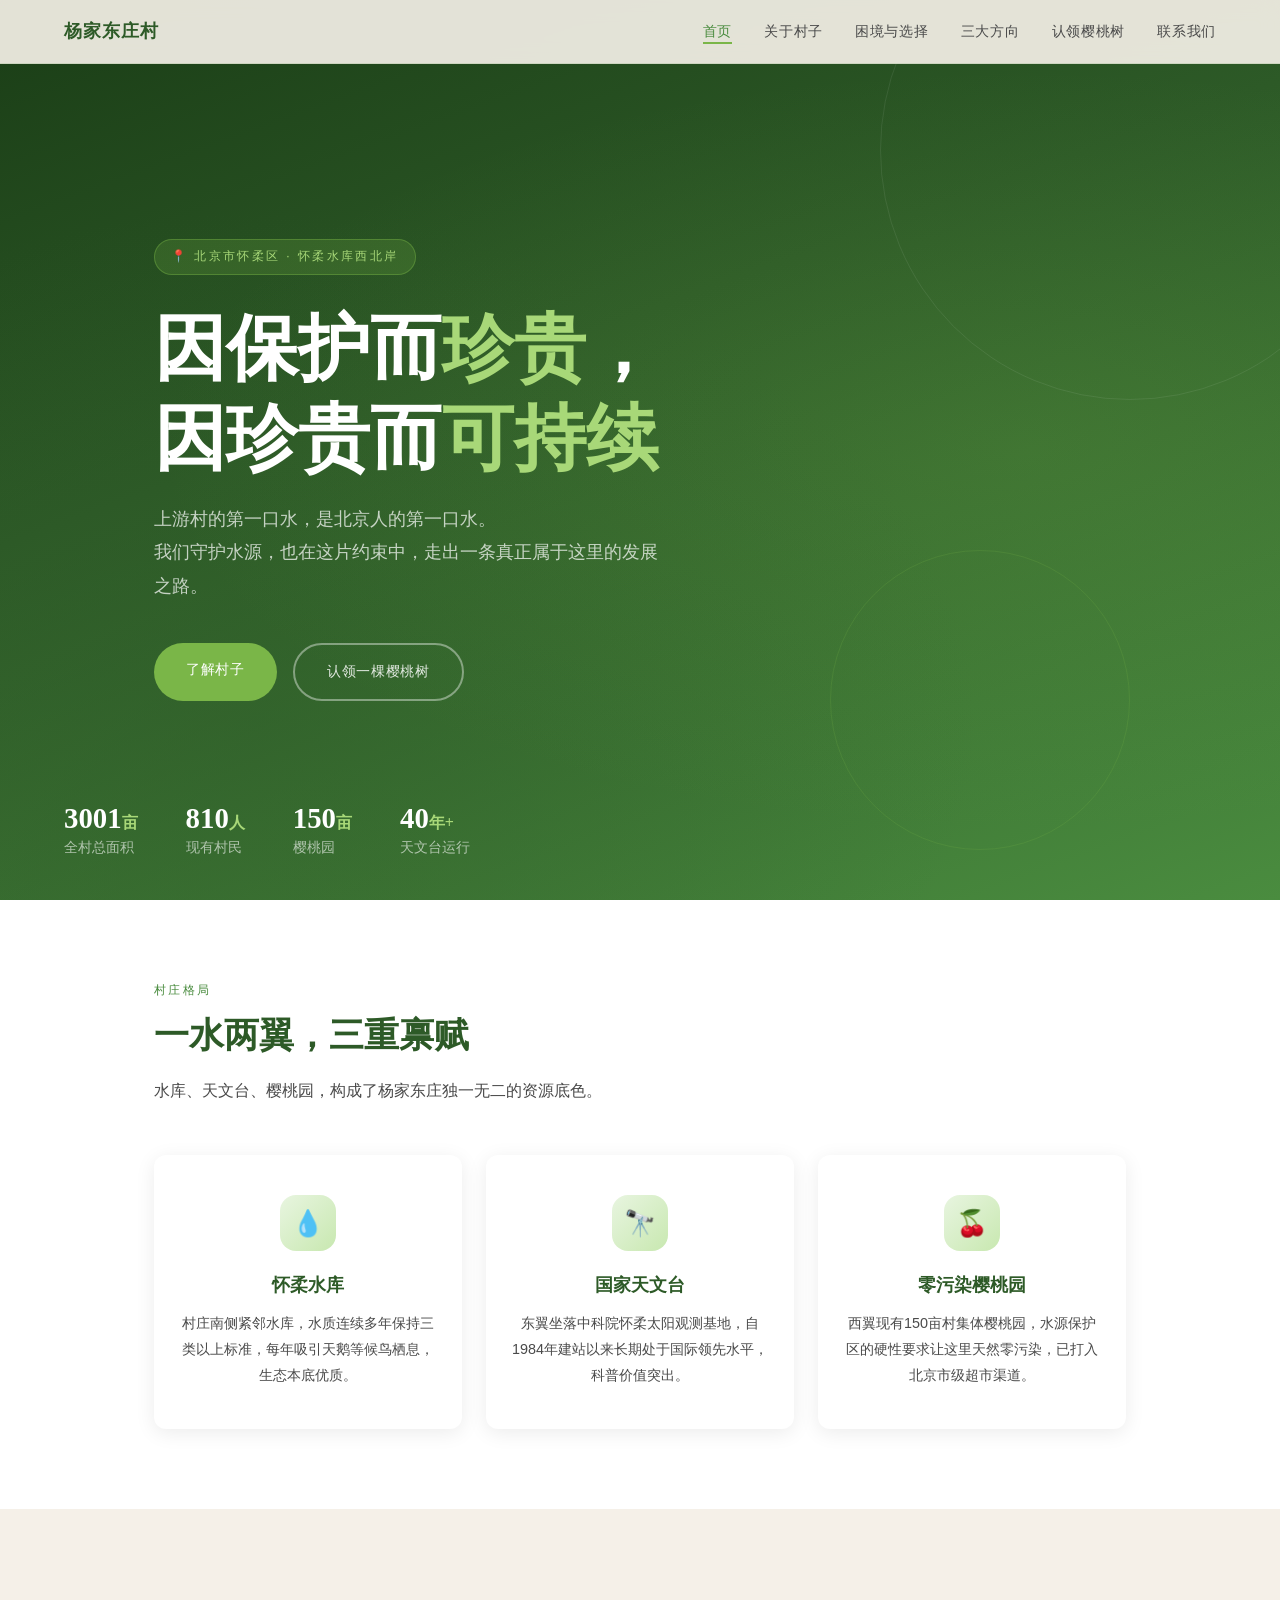
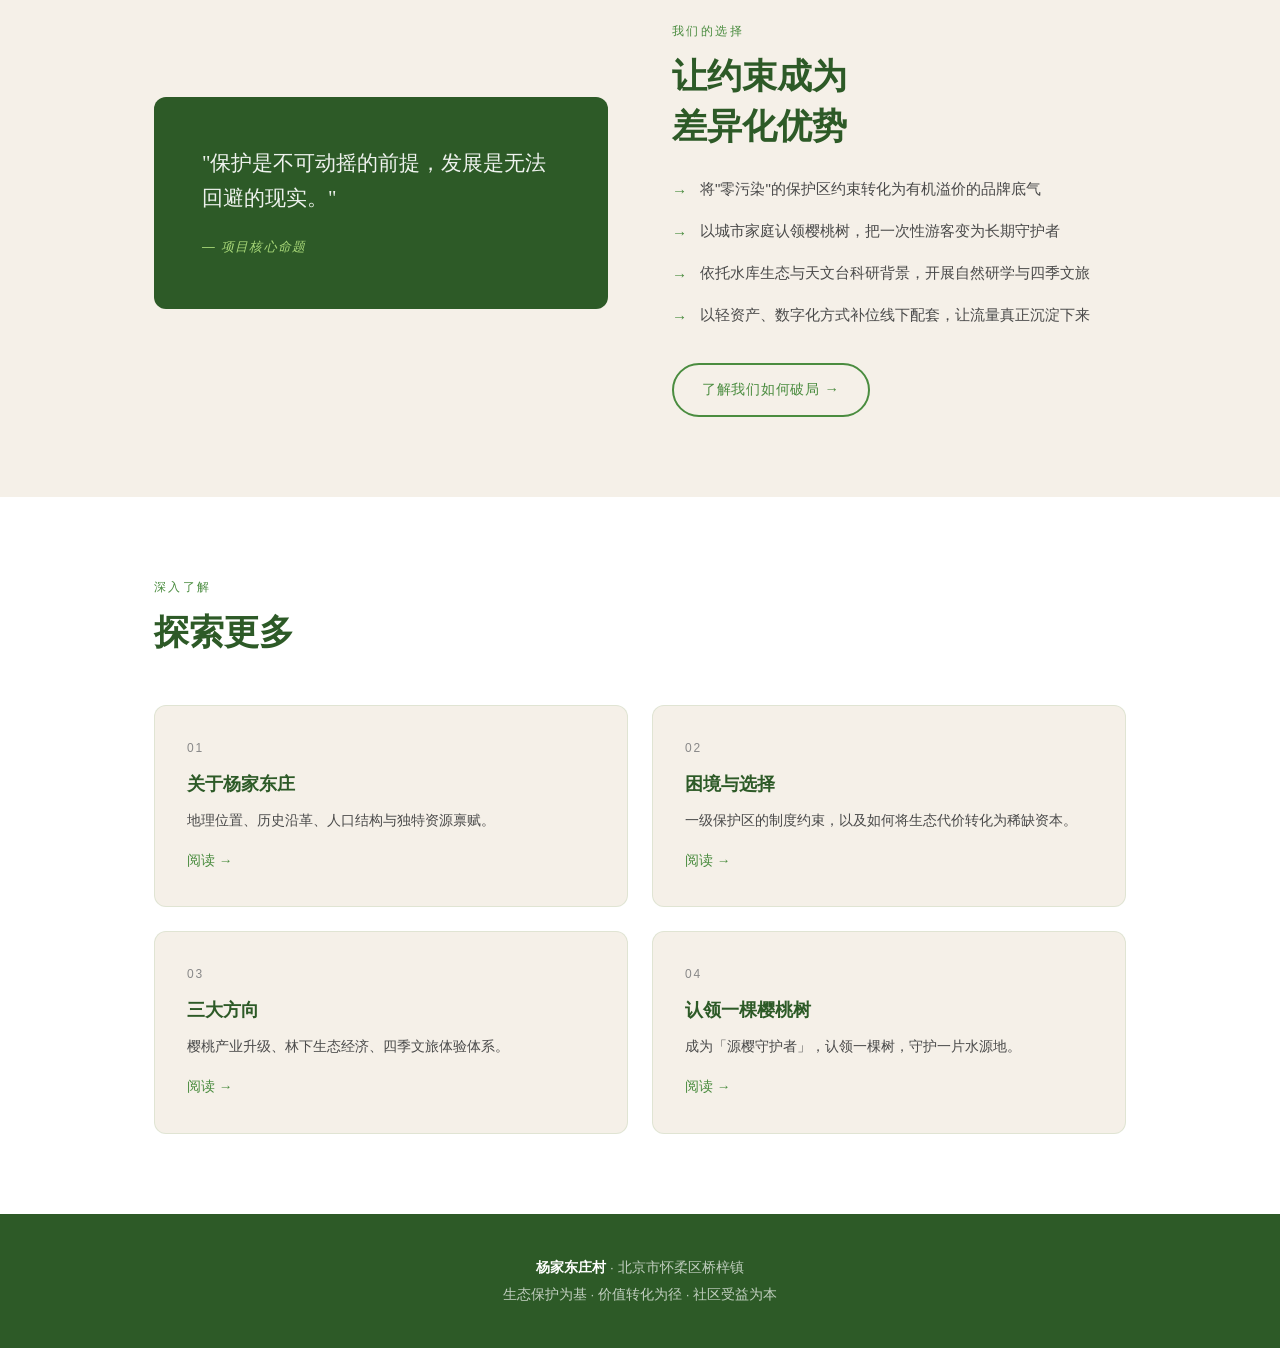
<file: index.html>
<!DOCTYPE html>
<html lang="zh-CN">
<head>
  <meta charset="UTF-8">
  <meta name="viewport" content="width=device-width, initial-scale=1.0">
  <title>杨家东庄村 — 水源守护者</title>
  <link rel="stylesheet" href="css/style.css">
  <style>
    /* ===== Hero 首屏 ===== */
    .hero {
      min-height: 100vh;
      background: linear-gradient(
        160deg,
        #1a3d16 0%,
        #2d5a27 40%,
        #4a8c3f 100%
      );
      display: flex;
      align-items: center;
      position: relative;
      overflow: hidden;
    }

    .hero::before {
      content: '';
      position: absolute;
      inset: 0;
      background:
        radial-gradient(ellipse at 80% 50%, rgba(122,182,72,0.15) 0%, transparent 60%),
        radial-gradient(ellipse at 20% 80%, rgba(45,90,39,0.4) 0%, transparent 50%);
    }

    .hero-circle {
      position: absolute;
      border-radius: 50%;
      border: 1px solid rgba(255,255,255,0.08);
    }
    .hero-circle-1 { width: 500px; height: 500px; top: -100px; right: -100px; }
    .hero-circle-2 { width: 300px; height: 300px; bottom: 50px; right: 150px; border-color: rgba(122,182,72,0.2); }

    .hero-content {
      position: relative;
      z-index: 1;
      padding: 120px 5% 80px;
      max-width: 1100px;
      margin: 0 auto;
      width: 100%;
    }

    .hero-tag {
      display: inline-block;
      background: rgba(122,182,72,0.2);
      border: 1px solid rgba(122,182,72,0.4);
      color: #a8d878;
      font-size: 0.75rem;
      letter-spacing: 0.2em;
      padding: 6px 16px;
      border-radius: 40px;
      margin-bottom: 1.8rem;
    }

    .hero-title {
      font-family: var(--font-title);
      font-size: clamp(2.4rem, 6vw, 4.5rem);
      color: var(--white);
      line-height: 1.25;
      margin-bottom: 1.2rem;
      max-width: 700px;
    }

    .hero-title span { color: #a8d878; }

    .hero-desc {
      font-size: clamp(0.95rem, 1.5vw, 1.1rem);
      color: rgba(255,255,255,0.72);
      max-width: 520px;
      line-height: 1.9;
      margin-bottom: 2.5rem;
    }

    .hero-buttons { display: flex; gap: 1rem; flex-wrap: wrap; }

    .btn-hero-primary { background: #7ab648; color: var(--white); padding: 14px 32px; }
    .btn-hero-primary:hover { background: #8fd455; transform: translateY(-2px); box-shadow: 0 8px 24px rgba(122,182,72,0.4); }

    .btn-hero-outline { border: 2px solid rgba(255,255,255,0.4); color: rgba(255,255,255,0.85); padding: 14px 32px; }
    .btn-hero-outline:hover { border-color: #7ab648; color: #a8d878; transform: translateY(-2px); }

    .hero-stats {
      position: absolute;
      bottom: 40px;
      left: 5%; right: 5%;
      display: flex;
      gap: 3rem;
      z-index: 1;
    }

    .stat-item { color: rgba(255,255,255,0.6); font-size: 0.85rem; }

    .stat-item strong {
      display: block;
      font-family: var(--font-title);
      font-size: 1.8rem;
      color: var(--white);
      font-weight: 700;
      line-height: 1.2;
    }

    .stat-item strong span { color: #a8d878; font-size: 1rem; }

    /* ===== 概览卡片 ===== */
    .overview { background: var(--white); }

    .overview-grid {
      display: grid;
      grid-template-columns: repeat(3, 1fr);
      gap: 1.5rem;
      margin-top: 3rem;
    }

    .overview-card { text-align: center; padding: 2.5rem 1.5rem; }

    .overview-icon {
      width: 56px; height: 56px;
      background: linear-gradient(135deg, #e8f5e0, #c8e8b0);
      border-radius: 16px;
      display: flex;
      align-items: center;
      justify-content: center;
      margin: 0 auto 1.2rem;
      font-size: 1.6rem;
    }

    .overview-card h3 { font-family: var(--font-title); font-size: 1.1rem; color: var(--green-dark); margin-bottom: 0.6rem; }
    .overview-card p { font-size: 0.9rem; color: var(--text-mid); line-height: 1.8; }

    /* ===== 核心矛盾版块 ===== */
    .tension { background: var(--cream); }

    .tension-inner {
      display: grid;
      grid-template-columns: 1fr 1fr;
      gap: 4rem;
      align-items: center;
    }

    .tension-quote {
      background: var(--green-dark);
      border-radius: var(--radius);
      padding: 3rem;
      color: var(--white);
    }

    .tension-quote blockquote {
      font-family: var(--font-title);
      font-size: 1.3rem;
      line-height: 1.7;
      margin-bottom: 1rem;
      color: rgba(255,255,255,0.92);
    }

    .tension-quote cite { font-size: 0.8rem; color: #a8d878; letter-spacing: 0.1em; }

    .tension-text .section-label { margin-top: 2rem; }

    .tension-list {
      list-style: none;
      margin-top: 1.5rem;
      display: flex;
      flex-direction: column;
      gap: 0.8rem;
    }

    .tension-list li {
      display: flex;
      align-items: flex-start;
      gap: 0.8rem;
      font-size: 0.95rem;
      color: var(--text-mid);
    }

    .tension-list li::before { content: '→'; color: var(--green-mid); flex-shrink: 0; margin-top: 2px; }

    /* ===== 导航入口卡片 ===== */
    .pages-nav { background: var(--white); }

    .pages-grid {
      display: grid;
      grid-template-columns: repeat(2, 1fr);
      gap: 1.5rem;
      margin-top: 3rem;
    }

    .page-card {
      display: block;
      text-decoration: none;
      padding: 2rem;
      border: 1px solid rgba(74,140,63,0.12);
      border-radius: var(--radius);
      transition: var(--transition);
      background: var(--cream);
    }

    .page-card:hover { border-color: var(--green-mid); background: var(--white); transform: translateY(-3px); box-shadow: var(--shadow); }

    .page-card-num { font-size: 0.75rem; letter-spacing: 0.15em; color: var(--text-light); margin-bottom: 0.5rem; }
    .page-card h3 { font-family: var(--font-title); font-size: 1.15rem; color: var(--green-dark); margin-bottom: 0.5rem; }
    .page-card p { font-size: 0.88rem; color: var(--text-mid); line-height: 1.7; }
    .page-card-arrow { display: inline-block; margin-top: 1rem; color: var(--green-mid); font-size: 0.85rem; font-weight: 500; }

    /* ===== 响应式 ===== */
    @media (max-width: 768px) {
      .hero-stats { gap: 1.5rem; flex-wrap: wrap; bottom: 24px; }
      .overview-grid { grid-template-columns: 1fr; }
      .tension-inner { grid-template-columns: 1fr; gap: 2rem; }
      .pages-grid { grid-template-columns: 1fr; }
    }
  </style>
</head>
<body>

  <!-- 导航栏 -->
  <nav>
    <a href="index.html" class="nav-logo">杨家东庄村</a>
    <ul class="nav-links">
      <li><a href="index.html">首页</a></li>
      <li><a href="about.html">关于村子</a></li>
      <li><a href="challenge.html">困境与选择</a></li>
      <li><a href="solution.html">三大方向</a></li>
      <li><a href="adopt.html">认领樱桃树</a></li>
      <li><a href="contact.html">联系我们</a></li>
    </ul>
    <button class="nav-toggle" aria-label="菜单">
      <span></span><span></span><span></span>
    </button>
  </nav>

  <!-- Hero 首屏 -->
  <section class="hero">
    <div class="hero-circle hero-circle-1"></div>
    <div class="hero-circle hero-circle-2"></div>
    <div class="hero-content">
      <div class="hero-tag fade-in">📍 北京市怀柔区 · 怀柔水库西北岸</div>
      <h1 class="hero-title fade-in fade-in-delay-1">
        因保护而<span>珍贵</span>，<br>因珍贵而<span>可持续</span>
      </h1>
      <p class="hero-desc fade-in fade-in-delay-2">
        上游村的第一口水，是北京人的第一口水。<br>
        我们守护水源，也在这片约束中，走出一条真正属于这里的发展之路。
      </p>
      <div class="hero-buttons fade-in fade-in-delay-3">
        <a href="about.html" class="btn btn-hero-primary">了解村子</a>
        <a href="adopt.html" class="btn btn-hero-outline">认领一棵樱桃树</a>
      </div>
    </div>
    <div class="hero-stats">
      <div class="stat-item">
        <strong>3001<span>亩</span></strong>
        全村总面积
      </div>
      <div class="stat-item">
        <strong>810<span>人</span></strong>
        现有村民
      </div>
      <div class="stat-item">
        <strong>150<span>亩</span></strong>
        樱桃园
      </div>
      <div class="stat-item">
        <strong>40<span>年+</span></strong>
        天文台运行
      </div>
    </div>
  </section>

  <!-- 概览：一水两翼 -->
  <section class="overview">
    <div class="container">
      <p class="section-label fade-in">村庄格局</p>
      <h2 class="section-title fade-in fade-in-delay-1">一水两翼，三重禀赋</h2>
      <p class="section-subtitle fade-in fade-in-delay-2">
        水库、天文台、樱桃园，构成了杨家东庄独一无二的资源底色。
      </p>
      <div class="overview-grid">
        <div class="card overview-card fade-in">
          <div class="overview-icon">💧</div>
          <h3>怀柔水库</h3>
          <p>村庄南侧紧邻水库，水质连续多年保持三类以上标准，每年吸引天鹅等候鸟栖息，生态本底优质。</p>
        </div>
        <div class="card overview-card fade-in fade-in-delay-1">
          <div class="overview-icon">🔭</div>
          <h3>国家天文台</h3>
          <p>东翼坐落中科院怀柔太阳观测基地，自1984年建站以来长期处于国际领先水平，科普价值突出。</p>
        </div>
        <div class="card overview-card fade-in fade-in-delay-2">
          <div class="overview-icon">🍒</div>
          <h3>零污染樱桃园</h3>
          <p>西翼现有150亩村集体樱桃园，水源保护区的硬性要求让这里天然零污染，已打入北京市级超市渠道。</p>
        </div>
      </div>
    </div>
  </section>

  <!-- 核心张力 -->
  <section class="tension">
    <div class="container">
      <div class="tension-inner">
        <div class="tension-quote fade-in">
          <blockquote>
            "保护是不可动摇的前提，发展是无法回避的现实。"
          </blockquote>
          <cite>— 项目核心命题</cite>
        </div>
        <div class="tension-text fade-in fade-in-delay-1">
          <p class="section-label">我们的选择</p>
          <h2 class="section-title">让约束成为<br>差异化优势</h2>
          <ul class="tension-list">
            <li>将"零污染"的保护区约束转化为有机溢价的品牌底气</li>
            <li>以城市家庭认领樱桃树，把一次性游客变为长期守护者</li>
            <li>依托水库生态与天文台科研背景，开展自然研学与四季文旅</li>
            <li>以轻资产、数字化方式补位线下配套，让流量真正沉淀下来</li>
          </ul>
          <a href="challenge.html" class="btn btn-outline" style="margin-top:2rem;">了解我们如何破局 →</a>
        </div>
      </div>
    </div>
  </section>

  <!-- 页面导航入口 -->
  <section class="pages-nav">
    <div class="container">
      <p class="section-label fade-in">深入了解</p>
      <h2 class="section-title fade-in fade-in-delay-1">探索更多</h2>
      <div class="pages-grid">
        <a href="about.html" class="page-card fade-in">
          <div class="page-card-num">01</div>
          <h3>关于杨家东庄</h3>
          <p>地理位置、历史沿革、人口结构与独特资源禀赋。</p>
          <span class="page-card-arrow">阅读 →</span>
        </a>
        <a href="challenge.html" class="page-card fade-in fade-in-delay-1">
          <div class="page-card-num">02</div>
          <h3>困境与选择</h3>
          <p>一级保护区的制度约束，以及如何将生态代价转化为稀缺资本。</p>
          <span class="page-card-arrow">阅读 →</span>
        </a>
        <a href="solution.html" class="page-card fade-in fade-in-delay-2">
          <div class="page-card-num">03</div>
          <h3>三大方向</h3>
          <p>樱桃产业升级、林下生态经济、四季文旅体验体系。</p>
          <span class="page-card-arrow">阅读 →</span>
        </a>
        <a href="adopt.html" class="page-card fade-in fade-in-delay-3">
          <div class="page-card-num">04</div>
          <h3>认领一棵樱桃树</h3>
          <p>成为「源樱守护者」，认领一棵树，守护一片水源地。</p>
          <span class="page-card-arrow">阅读 →</span>
        </a>
      </div>
    </div>
  </section>

  <!-- 页脚 -->
  <footer>
    <strong>杨家东庄村</strong> · 北京市怀柔区桥梓镇<br>
    生态保护为基 · 价值转化为径 · 社区受益为本
  </footer>

  <script src="js/main.js"></script>
</body>
</html>
</file>
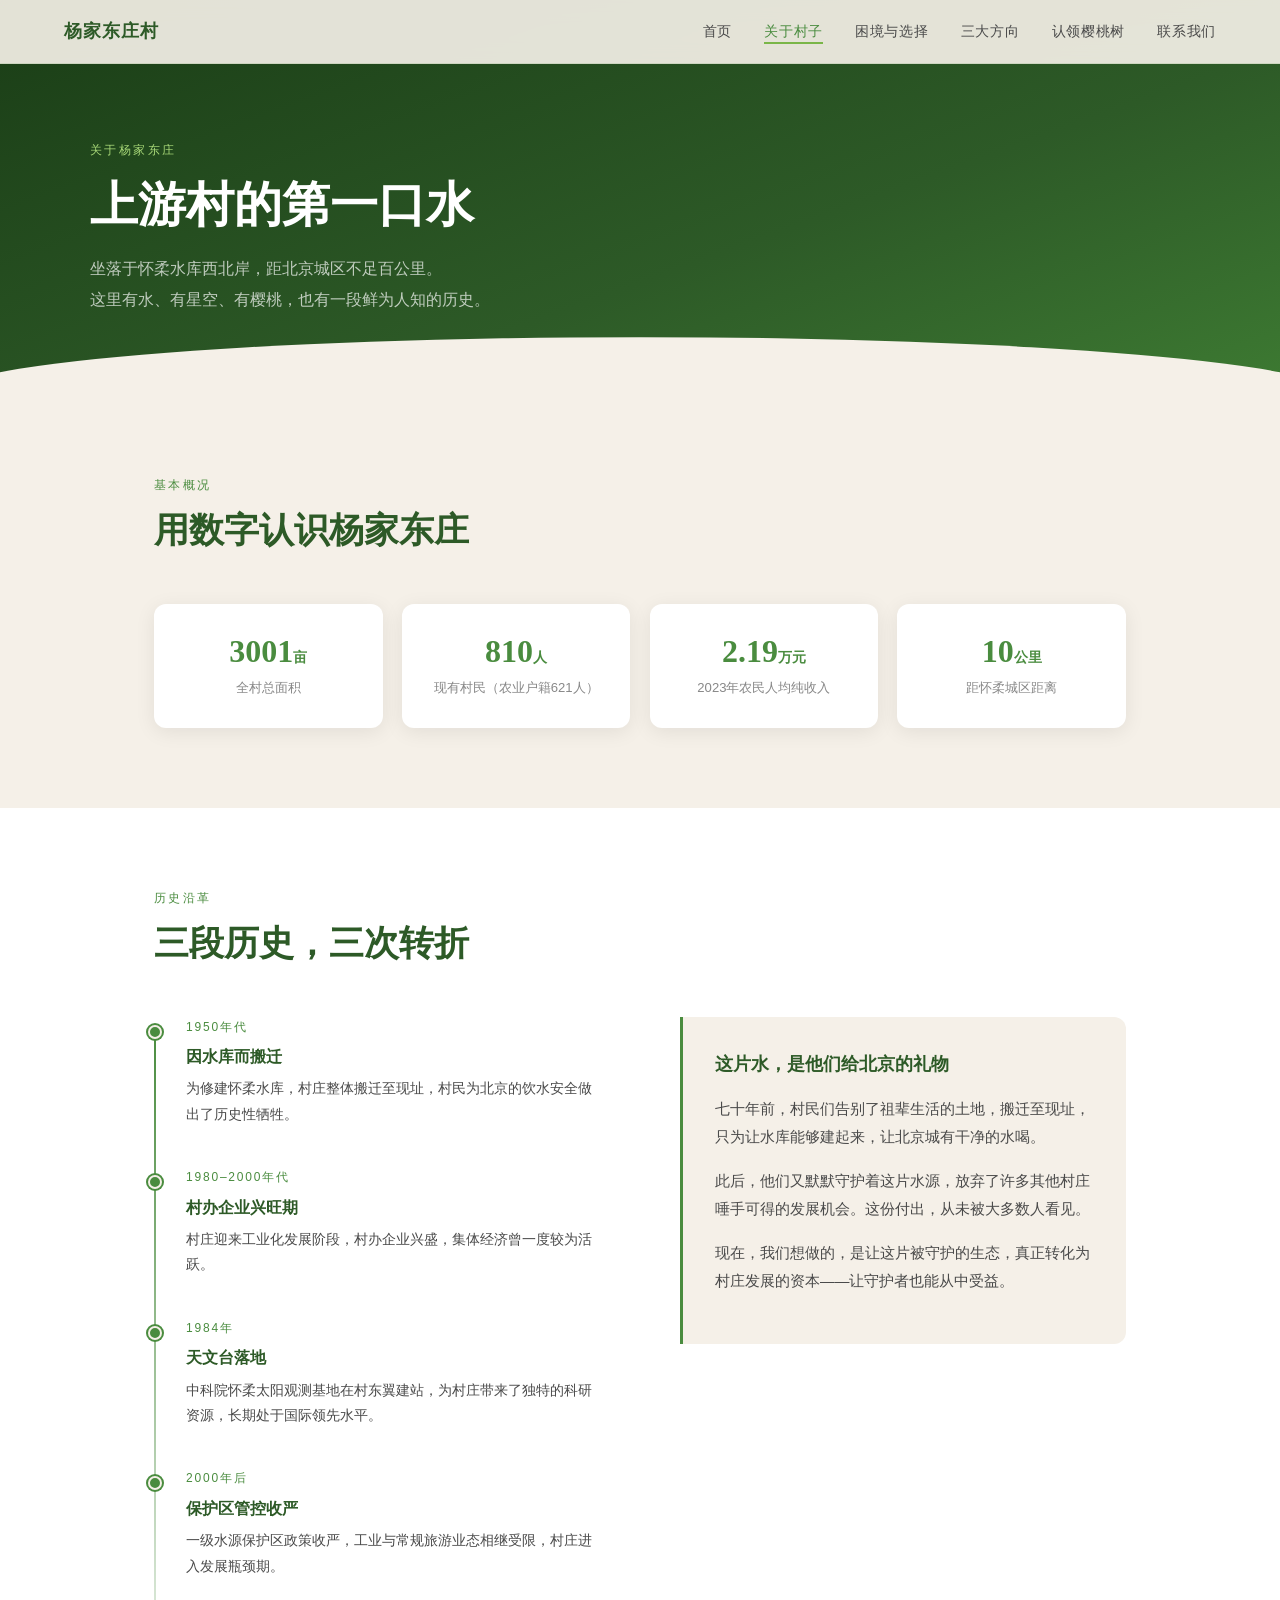
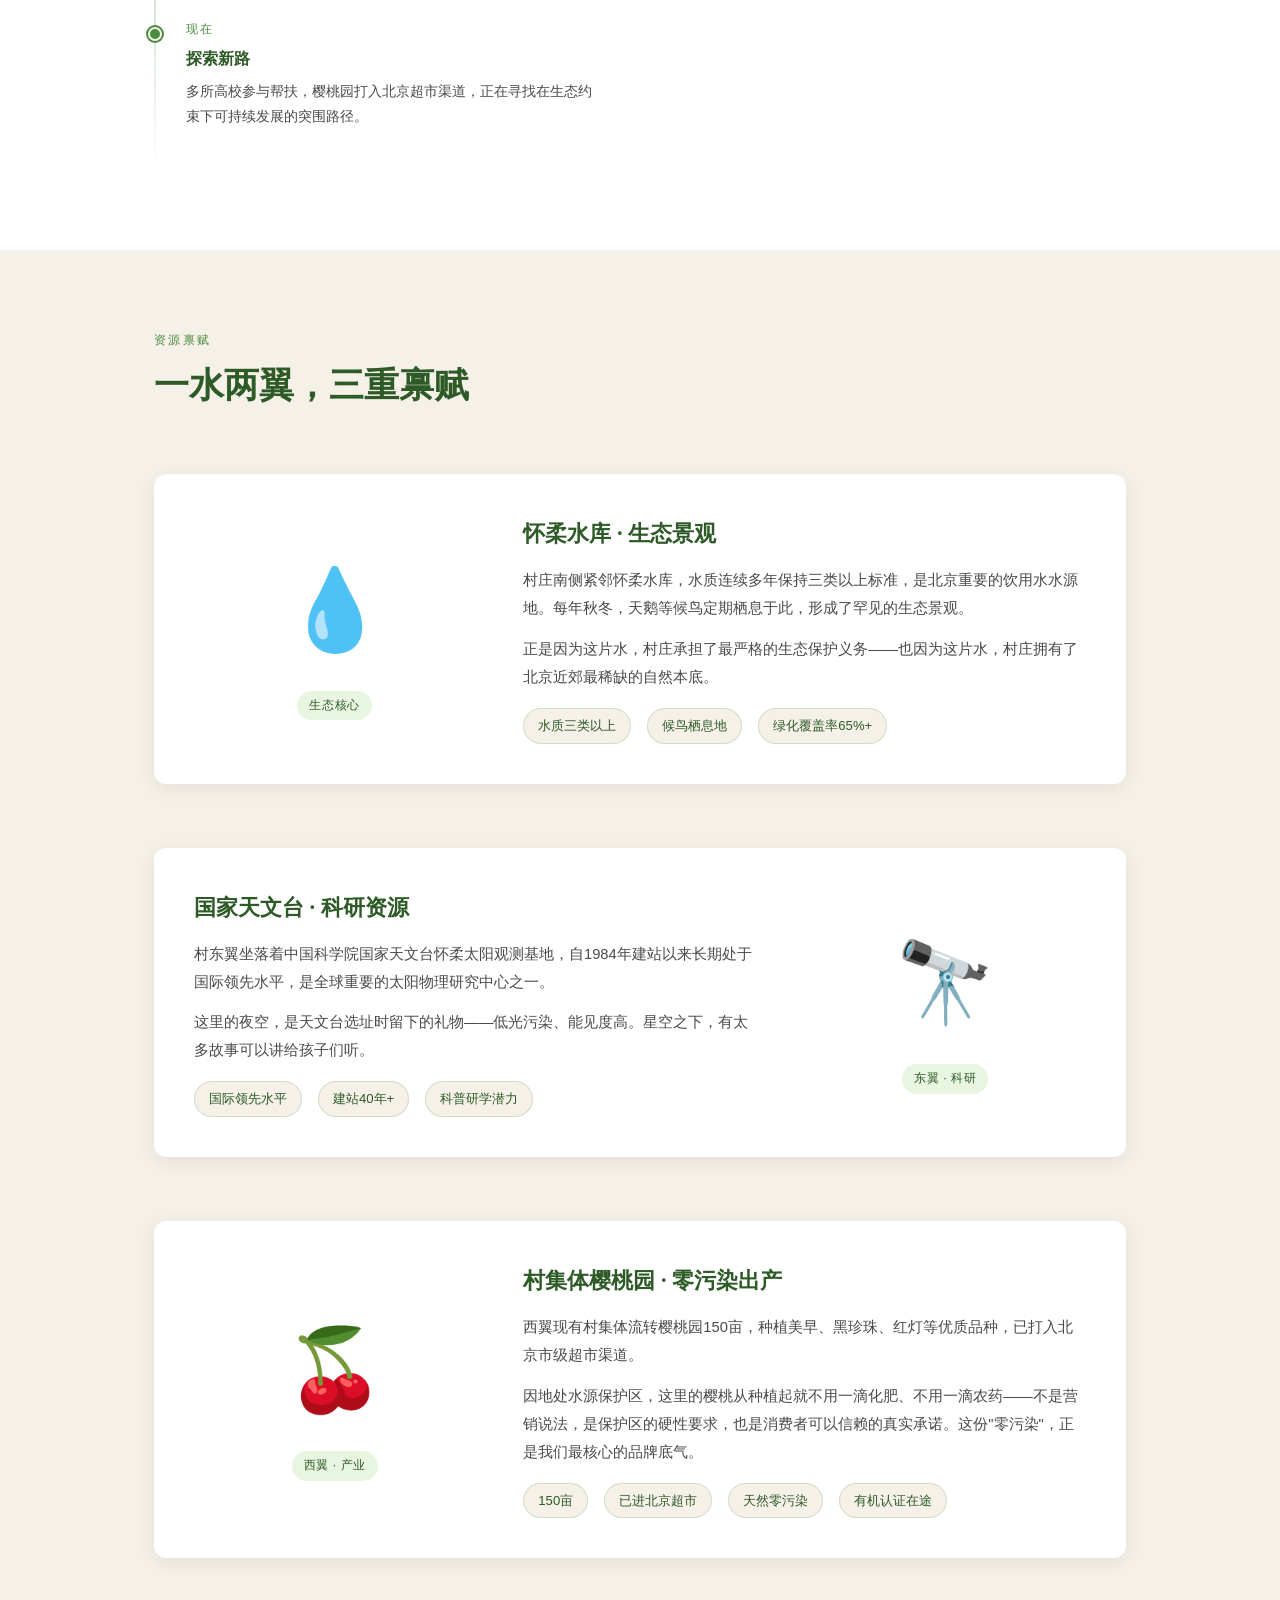
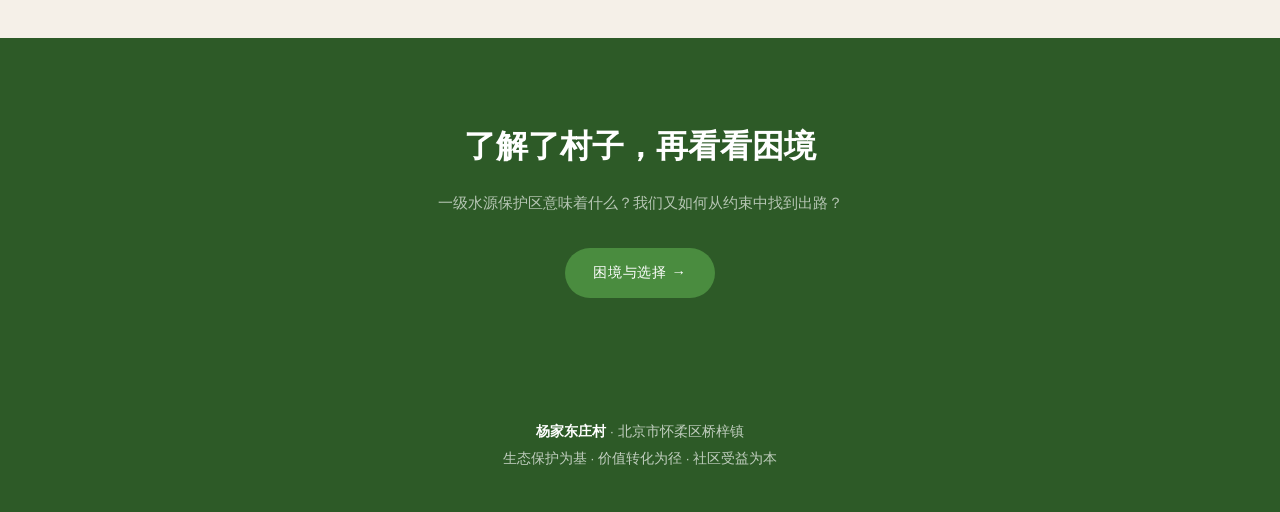
<file: about.html>
<!DOCTYPE html>
<html lang="zh-CN">
<head>
  <meta charset="UTF-8">
  <meta name="viewport" content="width=device-width, initial-scale=1.0">
  <title>关于杨家东庄 — 村情与资源禀赋</title>
  <link rel="stylesheet" href="css/style.css">
  <style>
    /* ===== 页面 Hero ===== */
    .page-hero {
      background: linear-gradient(160deg, #1a3d16 0%, #2d5a27 60%, #3d7a32 100%);
      padding: 140px 5% 80px;
      position: relative;
      overflow: hidden;
    }

    .page-hero::after {
      content: '';
      position: absolute;
      bottom: -2px;
      left: 0;
      right: 0;
      height: 60px;
      background: var(--cream);
      clip-path: ellipse(55% 100% at 50% 100%);
    }

    .page-hero-inner {
      max-width: 1100px;
      margin: 0 auto;
      position: relative;
      z-index: 1;
    }

    .page-hero p.section-label { color: #a8d878; }
    .page-hero .section-title { color: var(--white); font-size: clamp(2rem, 4vw, 3rem); }
    .page-hero .section-subtitle { color: rgba(255,255,255,0.7); max-width: 560px; }

    /* ===== 基本概况 ===== */
    .facts { background: var(--cream); }

    .facts-grid {
      display: grid;
      grid-template-columns: repeat(4, 1fr);
      gap: 1.2rem;
      margin-top: 3rem;
    }

    .fact-card {
      background: var(--white);
      border-radius: var(--radius);
      padding: 1.8rem 1.2rem;
      text-align: center;
      box-shadow: var(--shadow);
    }

    .fact-num {
      font-family: var(--font-title);
      font-size: 2rem;
      font-weight: 700;
      color: var(--green-mid);
      line-height: 1.2;
    }

    .fact-unit { font-size: 0.85rem; color: var(--green-mid); }
    .fact-label { font-size: 0.82rem; color: var(--text-light); margin-top: 0.3rem; }

    /* ===== 历史沿革 ===== */
    .history { background: var(--white); }

    .history-inner {
      display: grid;
      grid-template-columns: 1fr 1fr;
      gap: 5rem;
      align-items: start;
      margin-top: 3rem;
    }

    .timeline {
      position: relative;
      padding-left: 2rem;
    }

    .timeline::before {
      content: '';
      position: absolute;
      left: 0;
      top: 8px;
      bottom: 0;
      width: 2px;
      background: linear-gradient(to bottom, var(--green-mid), transparent);
    }

    .timeline-item {
      position: relative;
      margin-bottom: 2.5rem;
    }

    .timeline-item::before {
      content: '';
      position: absolute;
      left: -2.4rem;
      top: 8px;
      width: 10px;
      height: 10px;
      border-radius: 50%;
      background: var(--green-mid);
      border: 2px solid var(--cream);
      box-shadow: 0 0 0 2px var(--green-mid);
    }

    .timeline-year {
      font-size: 0.75rem;
      letter-spacing: 0.15em;
      color: var(--green-mid);
      font-weight: 500;
      margin-bottom: 0.3rem;
    }

    .timeline-item h4 {
      font-family: var(--font-title);
      font-size: 1rem;
      color: var(--green-dark);
      margin-bottom: 0.3rem;
    }

    .timeline-item p {
      font-size: 0.88rem;
      color: var(--text-mid);
      line-height: 1.8;
    }

    .history-note {
      background: var(--cream);
      border-left: 3px solid var(--green-mid);
      border-radius: 0 var(--radius) var(--radius) 0;
      padding: 2rem;
    }

    .history-note h3 {
      font-family: var(--font-title);
      color: var(--green-dark);
      margin-bottom: 1rem;
      font-size: 1.1rem;
    }

    .history-note p {
      font-size: 0.92rem;
      color: var(--text-mid);
      line-height: 1.9;
      margin-bottom: 1rem;
    }

    /* ===== 三大资源详情 ===== */
    .resources { background: var(--cream); }

    .resource-block {
      display: grid;
      grid-template-columns: 1fr 2fr;
      gap: 3rem;
      align-items: center;
      margin-top: 4rem;
      padding: 2.5rem;
      background: var(--white);
      border-radius: var(--radius);
      box-shadow: var(--shadow);
    }

    .resource-block.reverse { grid-template-columns: 2fr 1fr; }
    .resource-block.reverse .resource-visual { order: 2; }
    .resource-block.reverse .resource-text { order: 1; }

    .resource-visual { text-align: center; }

    .resource-emoji {
      font-size: 5rem;
      display: block;
      margin-bottom: 0.5rem;
    }

    .resource-tag {
      display: inline-block;
      background: #e8f5e0;
      color: var(--green-dark);
      font-size: 0.75rem;
      padding: 4px 12px;
      border-radius: 20px;
      letter-spacing: 0.05em;
    }

    .resource-text h3 {
      font-family: var(--font-title);
      font-size: 1.4rem;
      color: var(--green-dark);
      margin-bottom: 0.8rem;
    }

    .resource-text p {
      font-size: 0.92rem;
      color: var(--text-mid);
      line-height: 1.9;
      margin-bottom: 0.8rem;
    }

    .resource-highlights {
      display: flex;
      gap: 1rem;
      flex-wrap: wrap;
      margin-top: 1rem;
    }

    .highlight-chip {
      background: var(--cream);
      border: 1px solid rgba(74,140,63,0.2);
      border-radius: 20px;
      padding: 5px 14px;
      font-size: 0.82rem;
      color: var(--green-dark);
    }

    /* ===== 下一页引导 ===== */
    .next-page {
      background: var(--green-dark);
      text-align: center;
      padding: 80px 5%;
    }

    .next-page h2 {
      font-family: var(--font-title);
      font-size: clamp(1.5rem, 3vw, 2rem);
      color: var(--white);
      margin-bottom: 0.8rem;
    }

    .next-page p {
      color: rgba(255,255,255,0.65);
      margin-bottom: 2rem;
      font-size: 0.95rem;
    }

    /* ===== 响应式 ===== */
    @media (max-width: 768px) {
      .facts-grid { grid-template-columns: repeat(2, 1fr); }
      .history-inner { grid-template-columns: 1fr; gap: 2rem; }
      .resource-block,
      .resource-block.reverse { grid-template-columns: 1fr; }
      .resource-block.reverse .resource-visual { order: 0; }
      .resource-block.reverse .resource-text { order: 0; }
    }
  </style>
</head>
<body>

  <!-- 导航栏 -->
  <nav>
    <a href="index.html" class="nav-logo">杨家东庄村</a>
    <ul class="nav-links">
      <li><a href="index.html">首页</a></li>
      <li><a href="about.html">关于村子</a></li>
      <li><a href="challenge.html">困境与选择</a></li>
      <li><a href="solution.html">三大方向</a></li>
      <li><a href="adopt.html">认领樱桃树</a></li>
      <li><a href="contact.html">联系我们</a></li>
    </ul>
    <button class="nav-toggle" aria-label="菜单">
      <span></span><span></span><span></span>
    </button>
  </nav>

  <!-- 页面 Hero -->
  <section class="page-hero">
    <div class="page-hero-inner">
      <p class="section-label fade-in">关于杨家东庄</p>
      <h1 class="section-title fade-in fade-in-delay-1">上游村的第一口水</h1>
      <p class="section-subtitle fade-in fade-in-delay-2">
        坐落于怀柔水库西北岸，距北京城区不足百公里。<br>
        这里有水、有星空、有樱桃，也有一段鲜为人知的历史。
      </p>
    </div>
  </section>

  <!-- 基本概况数字 -->
  <section class="facts">
    <div class="container">
      <p class="section-label fade-in">基本概况</p>
      <h2 class="section-title fade-in fade-in-delay-1">用数字认识杨家东庄</h2>
      <div class="facts-grid">
        <div class="fact-card fade-in">
          <div class="fact-num">3001<span class="fact-unit">亩</span></div>
          <div class="fact-label">全村总面积</div>
        </div>
        <div class="fact-card fade-in fade-in-delay-1">
          <div class="fact-num">810<span class="fact-unit">人</span></div>
          <div class="fact-label">现有村民（农业户籍621人）</div>
        </div>
        <div class="fact-card fade-in fade-in-delay-2">
          <div class="fact-num">2.19<span class="fact-unit">万元</span></div>
          <div class="fact-label">2023年农民人均纯收入</div>
        </div>
        <div class="fact-card fade-in fade-in-delay-3">
          <div class="fact-num">10<span class="fact-unit">公里</span></div>
          <div class="fact-label">距怀柔城区距离</div>
        </div>
      </div>
    </div>
  </section>

  <!-- 历史沿革 -->
  <section class="history">
    <div class="container">
      <p class="section-label fade-in">历史沿革</p>
      <h2 class="section-title fade-in fade-in-delay-1">三段历史，三次转折</h2>
      <div class="history-inner">
        <div class="timeline fade-in">
          <div class="timeline-item">
            <div class="timeline-year">1950年代</div>
            <h4>因水库而搬迁</h4>
            <p>为修建怀柔水库，村庄整体搬迁至现址，村民为北京的饮水安全做出了历史性牺牲。</p>
          </div>
          <div class="timeline-item">
            <div class="timeline-year">1980–2000年代</div>
            <h4>村办企业兴旺期</h4>
            <p>村庄迎来工业化发展阶段，村办企业兴盛，集体经济曾一度较为活跃。</p>
          </div>
          <div class="timeline-item">
            <div class="timeline-year">1984年</div>
            <h4>天文台落地</h4>
            <p>中科院怀柔太阳观测基地在村东翼建站，为村庄带来了独特的科研资源，长期处于国际领先水平。</p>
          </div>
          <div class="timeline-item">
            <div class="timeline-year">2000年后</div>
            <h4>保护区管控收严</h4>
            <p>一级水源保护区政策收严，工业与常规旅游业态相继受限，村庄进入发展瓶颈期。</p>
          </div>
          <div class="timeline-item">
            <div class="timeline-year">现在</div>
            <h4>探索新路</h4>
            <p>多所高校参与帮扶，樱桃园打入北京超市渠道，正在寻找在生态约束下可持续发展的突围路径。</p>
          </div>
        </div>
        <div class="history-note fade-in fade-in-delay-1">
          <h3>这片水，是他们给北京的礼物</h3>
          <p>七十年前，村民们告别了祖辈生活的土地，搬迁至现址，只为让水库能够建起来，让北京城有干净的水喝。</p>
          <p>此后，他们又默默守护着这片水源，放弃了许多其他村庄唾手可得的发展机会。这份付出，从未被大多数人看见。</p>
          <p>现在，我们想做的，是让这片被守护的生态，真正转化为村庄发展的资本——让守护者也能从中受益。</p>
        </div>
      </div>
    </div>
  </section>

  <!-- 三大资源 -->
  <section class="resources">
    <div class="container">
      <p class="section-label fade-in">资源禀赋</p>
      <h2 class="section-title fade-in fade-in-delay-1">一水两翼，三重禀赋</h2>

      <div class="resource-block fade-in">
        <div class="resource-visual">
          <span class="resource-emoji">💧</span>
          <span class="resource-tag">生态核心</span>
        </div>
        <div class="resource-text">
          <h3>怀柔水库 · 生态景观</h3>
          <p>村庄南侧紧邻怀柔水库，水质连续多年保持三类以上标准，是北京重要的饮用水水源地。每年秋冬，天鹅等候鸟定期栖息于此，形成了罕见的生态景观。</p>
          <p>正是因为这片水，村庄承担了最严格的生态保护义务——也因为这片水，村庄拥有了北京近郊最稀缺的自然本底。</p>
          <div class="resource-highlights">
            <span class="highlight-chip">水质三类以上</span>
            <span class="highlight-chip">候鸟栖息地</span>
            <span class="highlight-chip">绿化覆盖率65%+</span>
          </div>
        </div>
      </div>

      <div class="resource-block reverse fade-in">
        <div class="resource-text">
          <h3>国家天文台 · 科研资源</h3>
          <p>村东翼坐落着中国科学院国家天文台怀柔太阳观测基地，自1984年建站以来长期处于国际领先水平，是全球重要的太阳物理研究中心之一。</p>
          <p>这里的夜空，是天文台选址时留下的礼物——低光污染、能见度高。星空之下，有太多故事可以讲给孩子们听。</p>
          <div class="resource-highlights">
            <span class="highlight-chip">国际领先水平</span>
            <span class="highlight-chip">建站40年+</span>
            <span class="highlight-chip">科普研学潜力</span>
          </div>
        </div>
        <div class="resource-visual">
          <span class="resource-emoji">🔭</span>
          <span class="resource-tag">东翼 · 科研</span>
        </div>
      </div>

      <div class="resource-block fade-in">
        <div class="resource-visual">
          <span class="resource-emoji">🍒</span>
          <span class="resource-tag">西翼 · 产业</span>
        </div>
        <div class="resource-text">
          <h3>村集体樱桃园 · 零污染出产</h3>
          <p>西翼现有村集体流转樱桃园150亩，种植美早、黑珍珠、红灯等优质品种，已打入北京市级超市渠道。</p>
          <p>因地处水源保护区，这里的樱桃从种植起就不用一滴化肥、不用一滴农药——不是营销说法，是保护区的硬性要求，也是消费者可以信赖的真实承诺。这份"零污染"，正是我们最核心的品牌底气。</p>
          <div class="resource-highlights">
            <span class="highlight-chip">150亩</span>
            <span class="highlight-chip">已进北京超市</span>
            <span class="highlight-chip">天然零污染</span>
            <span class="highlight-chip">有机认证在途</span>
          </div>
        </div>
      </div>

    </div>
  </section>

  <!-- 下一页引导 -->
  <section class="next-page">
    <div class="container">
      <h2 class="fade-in">了解了村子，再看看困境</h2>
      <p class="fade-in fade-in-delay-1">一级水源保护区意味着什么？我们又如何从约束中找到出路？</p>
      <a href="challenge.html" class="btn btn-primary fade-in fade-in-delay-2">困境与选择 →</a>
    </div>
  </section>

  <!-- 页脚 -->
  <footer>
    <strong>杨家东庄村</strong> · 北京市怀柔区桥梓镇<br>
    生态保护为基 · 价值转化为径 · 社区受益为本
  </footer>

  <script src="js/main.js"></script>
</body>
</html>
</file>
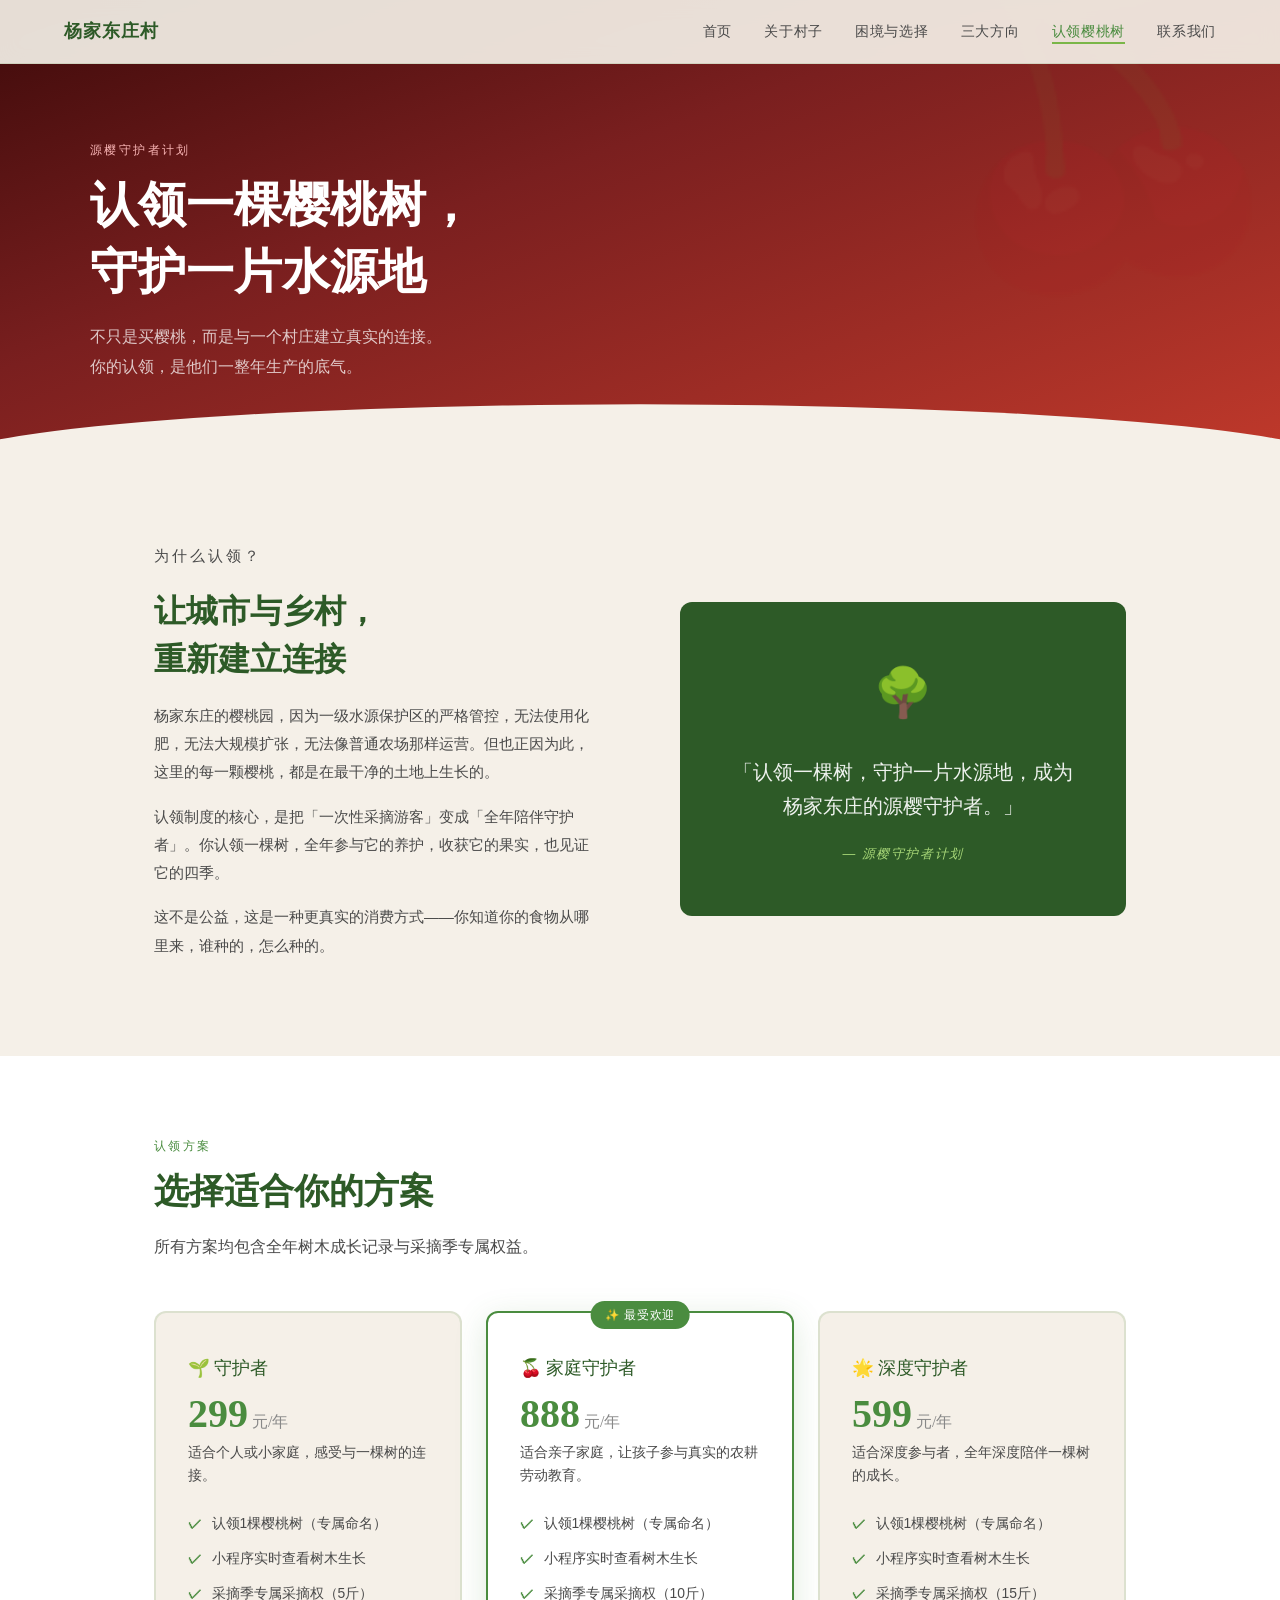
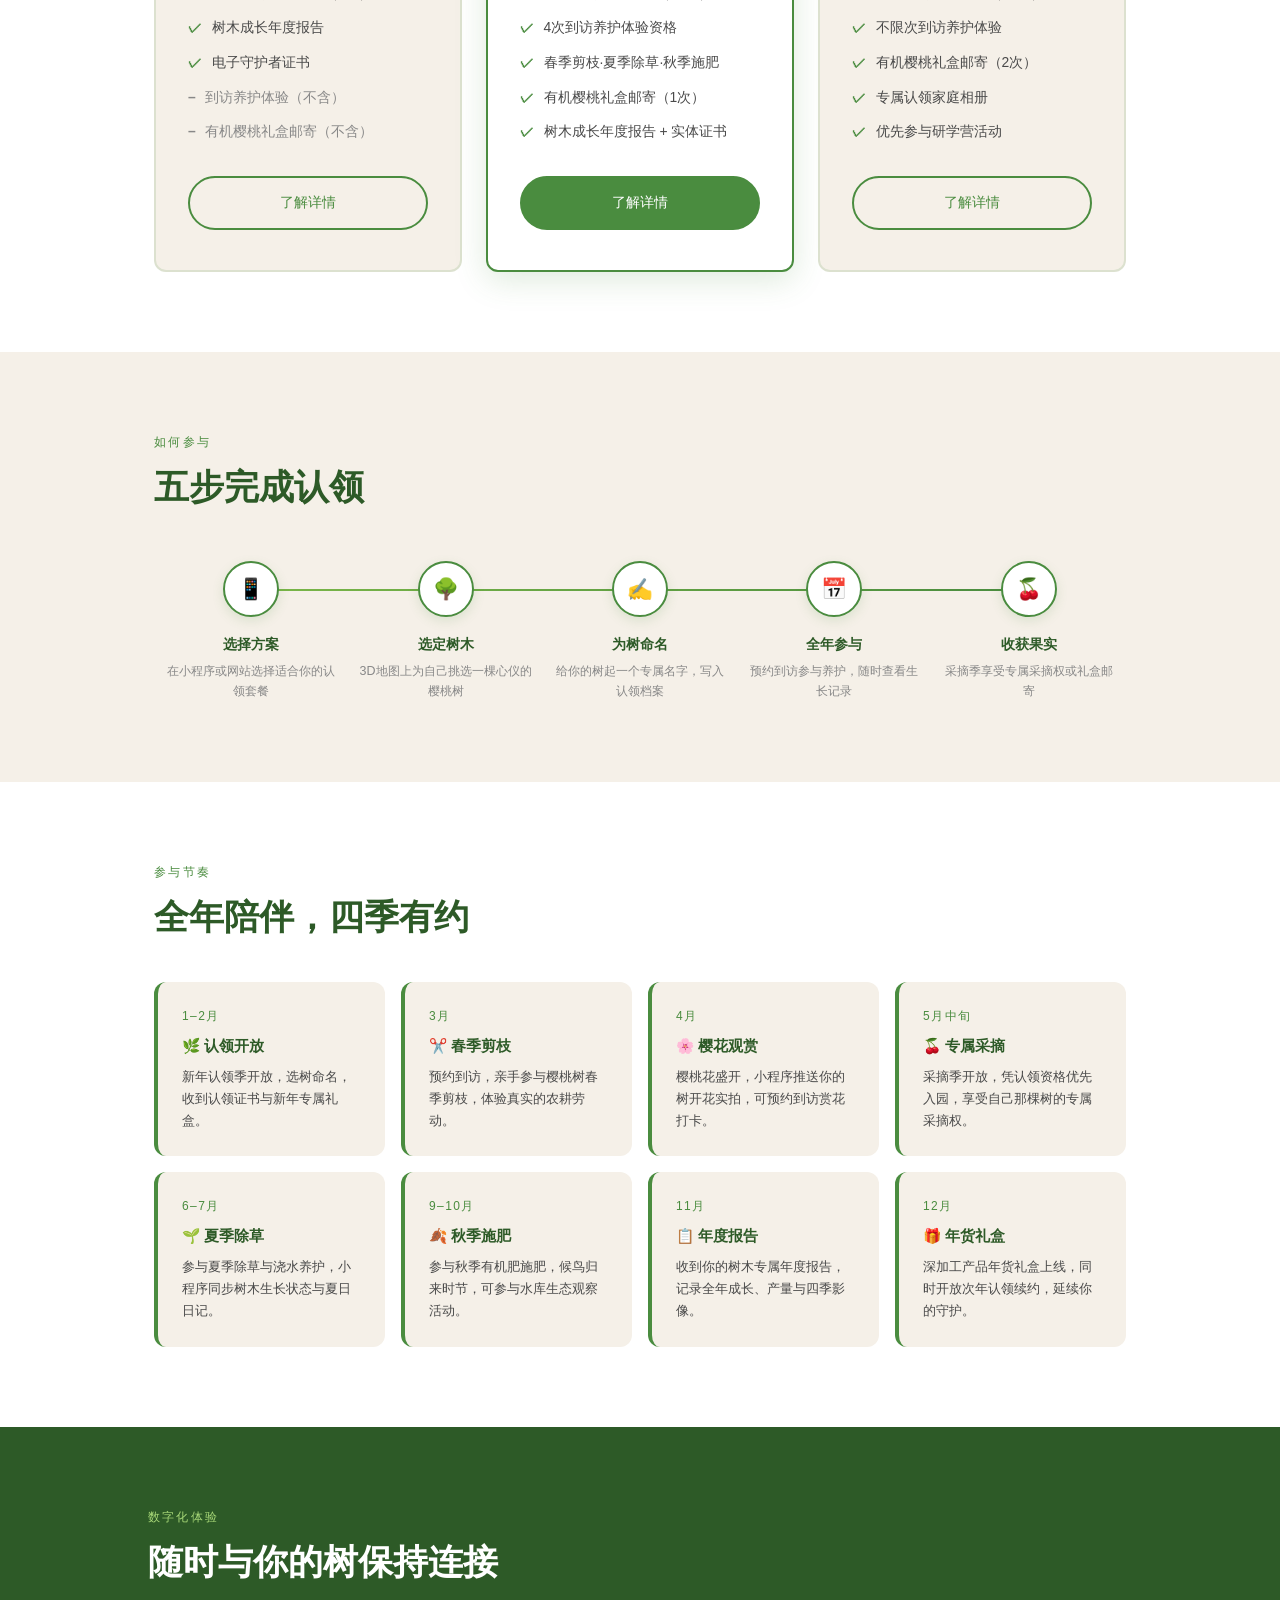
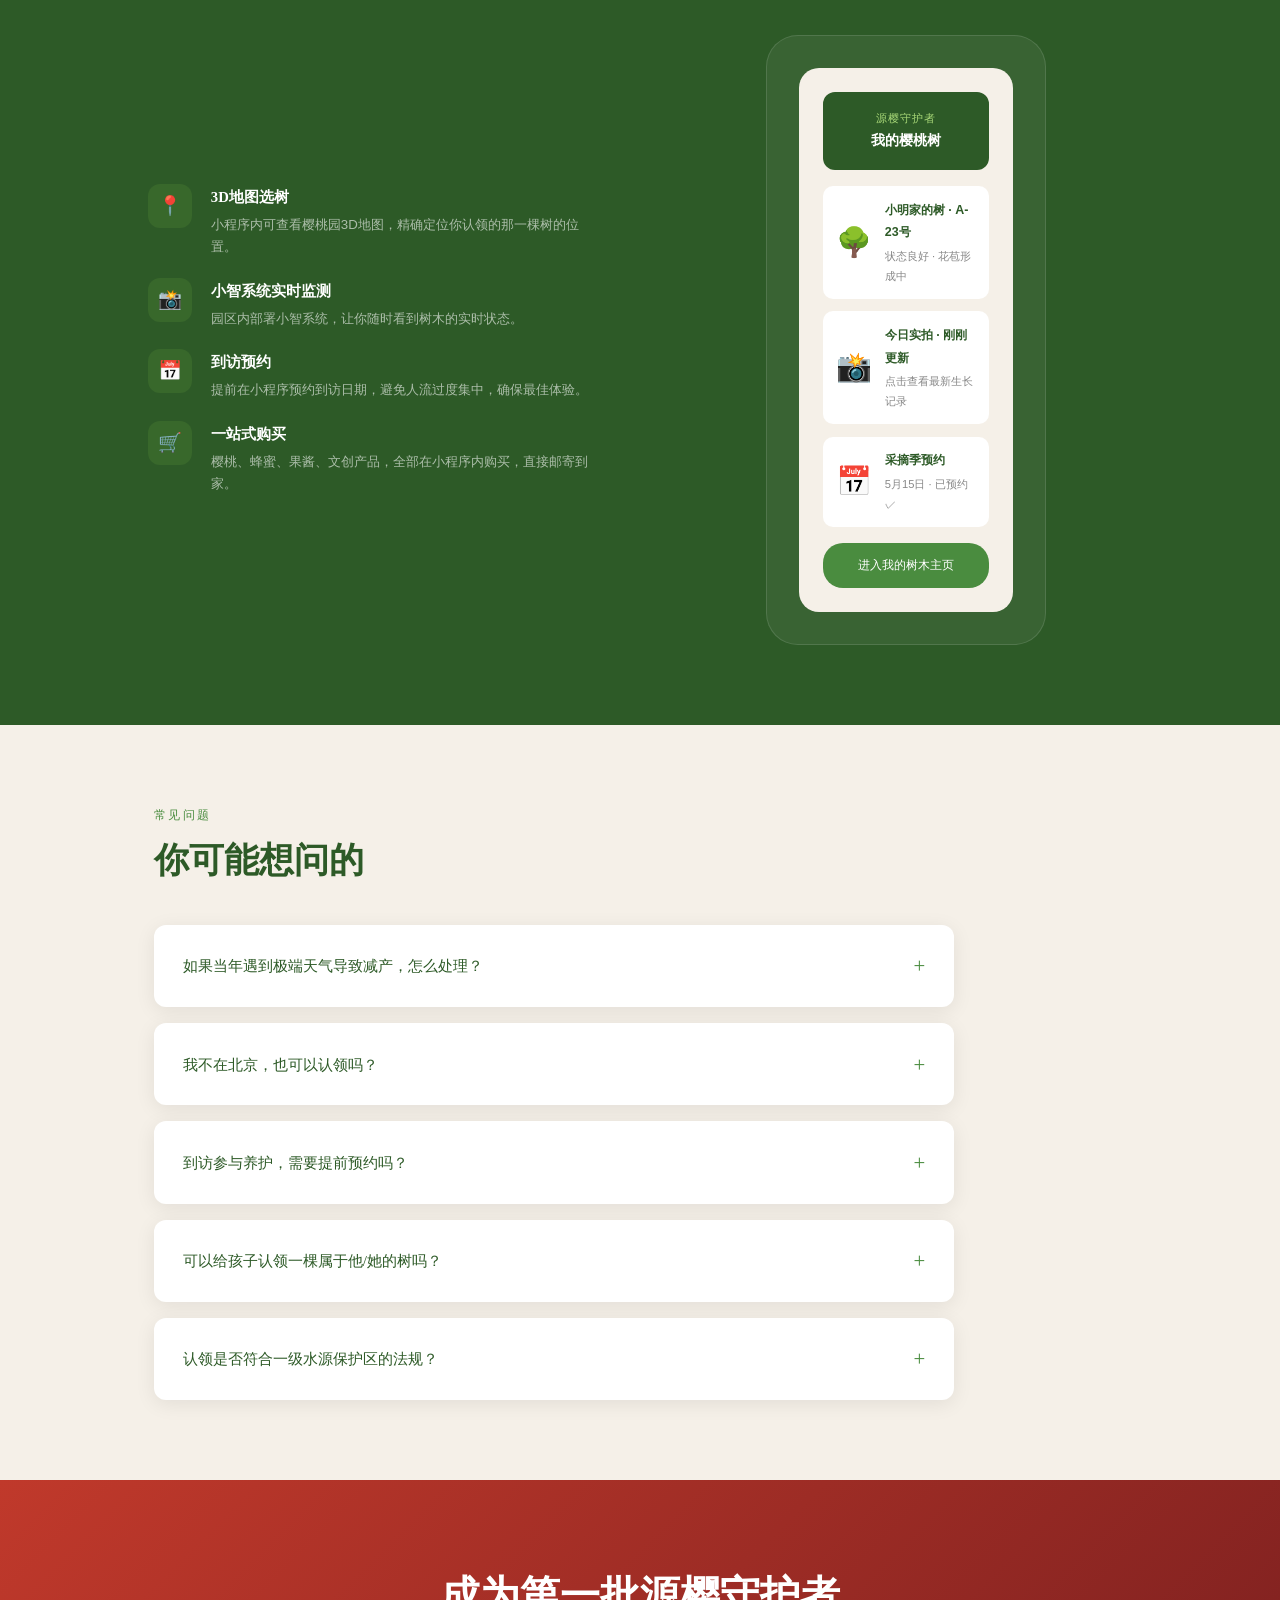
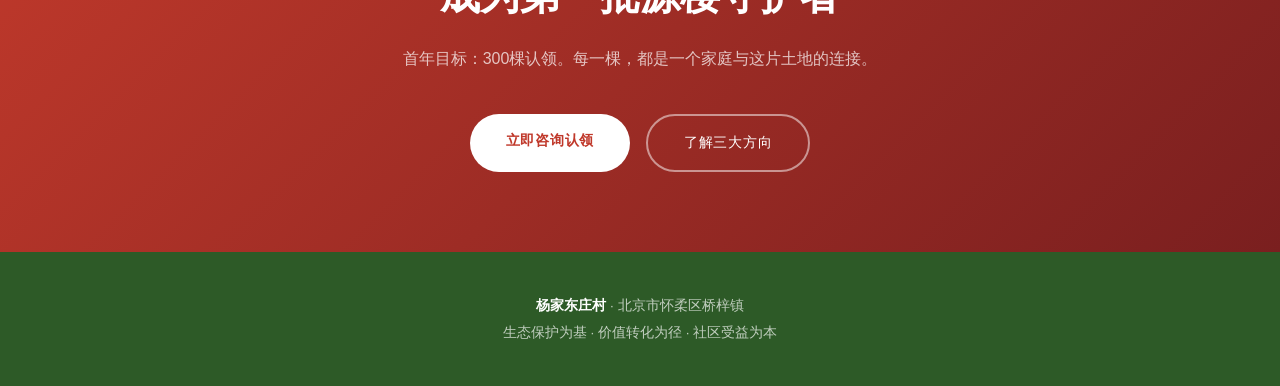
<file: adopt.html>
<!DOCTYPE html>
<html lang="zh-CN">
<head>
  <meta charset="UTF-8">
  <meta name="viewport" content="width=device-width, initial-scale=1.0">
  <title>认领樱桃树 — 源樱守护者</title>
  <link rel="stylesheet" href="css/style.css">
  <style>
    /* ===== 页面 Hero ===== */
    .page-hero {
      background: linear-gradient(160deg, #3d0a0a 0%, #7a1f1f 40%, #c0392b 100%);
      padding: 140px 5% 80px;
      position: relative;
      overflow: hidden;
    }

    .page-hero::before {
      content: '🍒';
      position: absolute;
      font-size: 20rem;
      opacity: 0.06;
      right: -2rem;
      top: -3rem;
      line-height: 1;
    }

    .page-hero::after {
      content: '';
      position: absolute;
      bottom: -2px; left: 0; right: 0;
      height: 60px;
      background: var(--cream);
      clip-path: ellipse(55% 100% at 50% 100%);
    }

    .page-hero-inner {
      max-width: 1100px;
      margin: 0 auto;
      position: relative;
      z-index: 1;
    }

    .page-hero .section-label { color: #f8b4b4; }
    .page-hero .section-title { color: var(--white); font-size: clamp(2rem, 4vw, 3rem); }
    .page-hero .section-subtitle { color: rgba(255,255,255,0.75); max-width: 560px; }

    /* ===== 理念版块 ===== */
    .concept { background: var(--cream); }

    .concept-inner {
      display: grid;
      grid-template-columns: 1fr 1fr;
      gap: 5rem;
      align-items: center;
    }

    .concept-text h2 {
      font-family: var(--font-title);
      font-size: clamp(1.5rem, 3vw, 2rem);
      color: var(--green-dark);
      line-height: 1.5;
      margin-bottom: 1.2rem;
    }

    .concept-text p {
      font-size: 0.93rem;
      color: var(--text-mid);
      line-height: 1.9;
      margin-bottom: 1rem;
    }

    .concept-quote {
      background: var(--green-dark);
      border-radius: var(--radius);
      padding: 3rem;
      color: var(--white);
      text-align: center;
    }

    .concept-quote .quote-icon {
      font-size: 3rem;
      display: block;
      margin-bottom: 1.2rem;
    }

    .concept-quote blockquote {
      font-family: var(--font-title);
      font-size: 1.25rem;
      line-height: 1.7;
      color: rgba(255,255,255,0.92);
      margin-bottom: 1rem;
    }

    .concept-quote cite {
      font-size: 0.8rem;
      color: #a8d878;
      letter-spacing: 0.12em;
    }

    /* ===== 认领套餐 ===== */
    .plans { background: var(--white); }

    .plans-grid {
      display: grid;
      grid-template-columns: repeat(3, 1fr);
      gap: 1.5rem;
      margin-top: 3rem;
    }

    .plan-card {
      border-radius: var(--radius);
      padding: 2.5rem 2rem;
      border: 2px solid rgba(74,140,63,0.15);
      background: var(--cream);
      transition: var(--transition);
      position: relative;
    }

    .plan-card:hover {
      border-color: var(--green-mid);
      transform: translateY(-5px);
      box-shadow: 0 16px 40px rgba(74,140,63,0.15);
    }

    .plan-card.featured {
      border-color: var(--green-mid);
      background: var(--white);
      box-shadow: 0 8px 32px rgba(74,140,63,0.18);
    }

    .plan-badge {
      position: absolute;
      top: -12px;
      left: 50%;
      transform: translateX(-50%);
      background: var(--green-mid);
      color: var(--white);
      font-size: 0.72rem;
      padding: 4px 14px;
      border-radius: 20px;
      letter-spacing: 0.08em;
      white-space: nowrap;
    }

    .plan-name {
      font-family: var(--font-title);
      font-size: 1.1rem;
      color: var(--green-dark);
      margin-bottom: 0.5rem;
    }

    .plan-price {
      font-family: var(--font-title);
      font-size: 2.5rem;
      color: var(--green-mid);
      font-weight: 700;
      line-height: 1.1;
      margin-bottom: 0.3rem;
    }

    .plan-price span {
      font-size: 1rem;
      color: var(--text-light);
      font-weight: 400;
    }

    .plan-desc {
      font-size: 0.85rem;
      color: var(--text-mid);
      margin-bottom: 1.5rem;
      line-height: 1.7;
    }

    .plan-features {
      list-style: none;
      display: flex;
      flex-direction: column;
      gap: 0.6rem;
      margin-bottom: 2rem;
    }

    .plan-features li {
      font-size: 0.87rem;
      color: var(--text-mid);
      display: flex;
      align-items: flex-start;
      gap: 0.6rem;
    }

    .plan-features li::before {
      content: '✓';
      color: var(--green-mid);
      font-weight: 700;
      flex-shrink: 0;
    }

    .plan-features li.muted { color: var(--text-light); }
    .plan-features li.muted::before { content: '–'; color: var(--text-light); }

    .plan-cta {
      display: block;
      text-align: center;
      padding: 12px;
      border-radius: 40px;
      font-size: 0.9rem;
      font-weight: 500;
      text-decoration: none;
      transition: var(--transition);
      border: 2px solid var(--green-mid);
      color: var(--green-mid);
    }

    .plan-card.featured .plan-cta {
      background: var(--green-mid);
      color: var(--white);
    }

    .plan-cta:hover {
      background: var(--green-mid);
      color: var(--white);
    }

    /* ===== 认领流程 ===== */
    .process { background: var(--cream); }

    .process-steps {
      display: grid;
      grid-template-columns: repeat(5, 1fr);
      gap: 0;
      margin-top: 3rem;
      position: relative;
    }

    .process-steps::before {
      content: '';
      position: absolute;
      top: 28px;
      left: 10%;
      right: 10%;
      height: 2px;
      background: linear-gradient(to right, var(--green-light), var(--green-mid));
      z-index: 0;
    }

    .process-step {
      text-align: center;
      position: relative;
      z-index: 1;
      padding: 0 0.5rem;
    }

    .step-circle {
      width: 56px;
      height: 56px;
      border-radius: 50%;
      background: var(--white);
      border: 2px solid var(--green-mid);
      display: flex;
      align-items: center;
      justify-content: center;
      margin: 0 auto 1rem;
      font-size: 1.3rem;
      box-shadow: 0 4px 12px rgba(74,140,63,0.15);
    }

    .process-step h4 {
      font-family: var(--font-title);
      font-size: 0.85rem;
      color: var(--green-dark);
      margin-bottom: 0.3rem;
    }

    .process-step p {
      font-size: 0.78rem;
      color: var(--text-light);
      line-height: 1.6;
    }

    /* ===== 全年日历 ===== */
    .calendar { background: var(--white); }

    .calendar-grid {
      display: grid;
      grid-template-columns: repeat(4, 1fr);
      gap: 1rem;
      margin-top: 2.5rem;
    }

    .calendar-item {
      border-radius: var(--radius);
      padding: 1.5rem;
      border-left: 4px solid var(--green-mid);
      background: var(--cream);
    }

    .calendar-month {
      font-size: 0.75rem;
      letter-spacing: 0.12em;
      color: var(--green-mid);
      font-weight: 500;
      margin-bottom: 0.3rem;
    }

    .calendar-item h4 {
      font-family: var(--font-title);
      font-size: 0.92rem;
      color: var(--green-dark);
      margin-bottom: 0.4rem;
    }

    .calendar-item p {
      font-size: 0.82rem;
      color: var(--text-mid);
      line-height: 1.7;
    }

    /* ===== 数字小程序预览 ===== */
    .app-preview { background: var(--green-dark); padding: 80px 5%; }

    .app-preview .section-label { color: #a8d878; }
    .app-preview .section-title { color: var(--white); }
    .app-preview .section-subtitle { color: rgba(255,255,255,0.65); }

    .app-inner {
      display: grid;
      grid-template-columns: 1fr 1fr;
      gap: 5rem;
      align-items: center;
      margin-top: 3rem;
    }

    .app-features {
      display: flex;
      flex-direction: column;
      gap: 1.2rem;
    }

    .app-feature {
      display: flex;
      gap: 1.2rem;
      align-items: flex-start;
    }

    .app-feature-icon {
      width: 44px;
      height: 44px;
      border-radius: 12px;
      background: rgba(122,182,72,0.15);
      display: flex;
      align-items: center;
      justify-content: center;
      font-size: 1.2rem;
      flex-shrink: 0;
    }

    .app-feature h4 {
      font-family: var(--font-title);
      font-size: 0.92rem;
      color: var(--white);
      margin-bottom: 0.2rem;
    }

    .app-feature p {
      font-size: 0.83rem;
      color: rgba(255,255,255,0.6);
      line-height: 1.7;
    }

    /* 手机模拟框 */
    .phone-mockup {
      background: rgba(255,255,255,0.06);
      border: 1px solid rgba(255,255,255,0.12);
      border-radius: 32px;
      padding: 2rem;
      max-width: 280px;
      margin: 0 auto;
    }

    .phone-screen {
      background: var(--cream);
      border-radius: 20px;
      padding: 1.5rem;
      min-height: 380px;
    }

    .phone-screen-header {
      background: var(--green-dark);
      border-radius: 12px;
      padding: 1rem;
      text-align: center;
      margin-bottom: 1rem;
    }

    .phone-screen-header p {
      color: #a8d878;
      font-size: 0.7rem;
      letter-spacing: 0.1em;
    }

    .phone-screen-header h5 {
      color: var(--white);
      font-family: var(--font-title);
      font-size: 0.9rem;
    }

    .phone-tree-card {
      background: var(--white);
      border-radius: 10px;
      padding: 0.8rem;
      margin-bottom: 0.8rem;
      display: flex;
      gap: 0.8rem;
      align-items: center;
    }

    .tree-emoji { font-size: 1.8rem; }

    .tree-info h6 {
      font-size: 0.78rem;
      color: var(--green-dark);
      font-weight: 600;
      margin-bottom: 0.1rem;
    }

    .tree-info p {
      font-size: 0.7rem;
      color: var(--text-light);
    }

    .phone-btn {
      display: block;
      background: var(--green-mid);
      color: var(--white);
      text-align: center;
      padding: 0.7rem;
      border-radius: 20px;
      font-size: 0.78rem;
      margin-top: 1rem;
    }

    /* ===== FAQ ===== */
    .faq { background: var(--cream); }

    .faq-list {
      margin-top: 2.5rem;
      display: flex;
      flex-direction: column;
      gap: 1rem;
      max-width: 800px;
    }

    .faq-item {
      background: var(--white);
      border-radius: var(--radius);
      overflow: hidden;
      box-shadow: var(--shadow);
    }

    .faq-question {
      padding: 1.4rem 1.8rem;
      cursor: pointer;
      display: flex;
      justify-content: space-between;
      align-items: center;
      font-family: var(--font-title);
      font-size: 0.95rem;
      color: var(--green-dark);
      user-select: none;
    }

    .faq-question::after {
      content: '+';
      font-size: 1.3rem;
      color: var(--green-mid);
      transition: var(--transition);
      flex-shrink: 0;
    }

    .faq-item.open .faq-question::after { transform: rotate(45deg); }

    .faq-answer {
      max-height: 0;
      overflow: hidden;
      transition: max-height 0.4s ease, padding 0.3s ease;
      padding: 0 1.8rem;
    }

    .faq-item.open .faq-answer {
      max-height: 200px;
      padding: 0 1.8rem 1.4rem;
    }

    .faq-answer p {
      font-size: 0.88rem;
      color: var(--text-mid);
      line-height: 1.9;
    }

    /* ===== CTA ===== */
    .cta-section {
      background: linear-gradient(135deg, #c0392b 0%, #7a1f1f 100%);
      text-align: center;
      padding: 80px 5%;
    }

    .cta-section h2 {
      font-family: var(--font-title);
      font-size: clamp(1.8rem, 4vw, 2.5rem);
      color: var(--white);
      margin-bottom: 0.8rem;
    }

    .cta-section p {
      color: rgba(255,255,255,0.72);
      font-size: 1rem;
      margin-bottom: 2.5rem;
    }

    .cta-buttons {
      display: flex;
      gap: 1rem;
      justify-content: center;
      flex-wrap: wrap;
    }

    .btn-cta-white {
      background: var(--white);
      color: #c0392b;
      padding: 14px 36px;
      font-weight: 600;
    }

    .btn-cta-white:hover {
      background: var(--cream);
      transform: translateY(-2px);
      box-shadow: 0 8px 24px rgba(0,0,0,0.2);
    }

    .btn-cta-outline {
      border: 2px solid rgba(255,255,255,0.5);
      color: var(--white);
      padding: 14px 36px;
    }

    .btn-cta-outline:hover {
      border-color: var(--white);
      background: rgba(255,255,255,0.1);
      transform: translateY(-2px);
    }

    /* ===== 响应式 ===== */
    @media (max-width: 768px) {
      .concept-inner  { grid-template-columns: 1fr; gap: 2rem; }
      .plans-grid     { grid-template-columns: 1fr; }
      .process-steps  { grid-template-columns: repeat(3, 1fr); gap: 1.5rem; }
      .process-steps::before { display: none; }
      .calendar-grid  { grid-template-columns: repeat(2, 1fr); }
      .app-inner      { grid-template-columns: 1fr; gap: 3rem; }
    }
  </style>
</head>
<body>

  <!-- 导航栏 -->
  <nav>
    <a href="index.html" class="nav-logo">杨家东庄村</a>
    <ul class="nav-links">
      <li><a href="index.html">首页</a></li>
      <li><a href="about.html">关于村子</a></li>
      <li><a href="challenge.html">困境与选择</a></li>
      <li><a href="solution.html">三大方向</a></li>
      <li><a href="adopt.html">认领樱桃树</a></li>
      <li><a href="contact.html">联系我们</a></li>
    </ul>
    <button class="nav-toggle" aria-label="菜单">
      <span></span><span></span><span></span>
    </button>
  </nav>

  <!-- 页面 Hero -->
  <section class="page-hero">
    <div class="page-hero-inner">
      <p class="section-label fade-in">源樱守护者计划</p>
      <h1 class="section-title fade-in fade-in-delay-1">认领一棵樱桃树，<br>守护一片水源地</h1>
      <p class="section-subtitle fade-in fade-in-delay-2">
        不只是买樱桃，而是与一个村庄建立真实的连接。<br>
        你的认领，是他们一整年生产的底气。
      </p>
    </div>
  </section>

  <!-- 理念 -->
  <section class="concept">
    <div class="container">
      <div class="concept-inner">
        <div class="concept-text fade-in">
          <p class="section-label">为什么认领？</p>
          <h2>让城市与乡村，<br>重新建立连接</h2>
          <p>杨家东庄的樱桃园，因为一级水源保护区的严格管控，无法使用化肥，无法大规模扩张，无法像普通农场那样运营。但也正因为此，这里的每一颗樱桃，都是在最干净的土地上生长的。</p>
          <p>认领制度的核心，是把「一次性采摘游客」变成「全年陪伴守护者」。你认领一棵树，全年参与它的养护，收获它的果实，也见证它的四季。</p>
          <p>这不是公益，这是一种更真实的消费方式——你知道你的食物从哪里来，谁种的，怎么种的。</p>
        </div>
        <div class="concept-quote fade-in fade-in-delay-1">
          <span class="quote-icon">🌳</span>
          <blockquote>「认领一棵树，守护一片水源地，成为杨家东庄的源樱守护者。」</blockquote>
          <cite>— 源樱守护者计划</cite>
        </div>
      </div>
    </div>
  </section>

  <!-- 认领套餐 -->
  <section class="plans">
    <div class="container">
      <p class="section-label fade-in">认领方案</p>
      <h2 class="section-title fade-in fade-in-delay-1">选择适合你的方案</h2>
      <p class="section-subtitle fade-in fade-in-delay-2">所有方案均包含全年树木成长记录与采摘季专属权益。</p>
      <div class="plans-grid">

        <div class="plan-card fade-in">
          <div class="plan-name">🌱 守护者</div>
          <div class="plan-price">299<span> 元/年</span></div>
          <div class="plan-desc">适合个人或小家庭，感受与一棵树的连接。</div>
          <ul class="plan-features">
            <li>认领1棵樱桃树（专属命名）</li>
            <li>小程序实时查看树木生长</li>
            <li>采摘季专属采摘权（5斤）</li>
            <li>树木成长年度报告</li>
            <li>电子守护者证书</li>
            <li class="muted">到访养护体验（不含）</li>
            <li class="muted">有机樱桃礼盒邮寄（不含）</li>
          </ul>
          <a href="contact.html" class="plan-cta">了解详情</a>
        </div>

        <div class="plan-card featured fade-in fade-in-delay-1">
          <div class="plan-badge">✨ 最受欢迎</div>
          <div class="plan-name">🍒 家庭守护者</div>
          <div class="plan-price">888<span> 元/年</span></div>
          <div class="plan-desc">适合亲子家庭，让孩子参与真实的农耕劳动教育。</div>
          <ul class="plan-features">
            <li>认领1棵樱桃树（专属命名）</li>
            <li>小程序实时查看树木生长</li>
            <li>采摘季专属采摘权（10斤）</li>
            <li>4次到访养护体验资格</li>
            <li>春季剪枝·夏季除草·秋季施肥</li>
            <li>有机樱桃礼盒邮寄（1次）</li>
            <li>树木成长年度报告 + 实体证书</li>
          </ul>
          <a href="contact.html" class="plan-cta">了解详情</a>
        </div>

        <div class="plan-card fade-in fade-in-delay-2">
          <div class="plan-name">🌟 深度守护者</div>
          <div class="plan-price">599<span> 元/年</span></div>
          <div class="plan-desc">适合深度参与者，全年深度陪伴一棵树的成长。</div>
          <ul class="plan-features">
            <li>认领1棵樱桃树（专属命名）</li>
            <li>小程序实时查看树木生长</li>
            <li>采摘季专属采摘权（15斤）</li>
            <li>不限次到访养护体验</li>
            <li>有机樱桃礼盒邮寄（2次）</li>
            <li>专属认领家庭相册</li>
            <li>优先参与研学营活动</li>
          </ul>
          <a href="contact.html" class="plan-cta">了解详情</a>
        </div>

      </div>
    </div>
  </section>

  <!-- 认领流程 -->
  <section class="process">
    <div class="container">
      <p class="section-label fade-in">如何参与</p>
      <h2 class="section-title fade-in fade-in-delay-1">五步完成认领</h2>
      <div class="process-steps fade-in">
        <div class="process-step">
          <div class="step-circle">📱</div>
          <h4>选择方案</h4>
          <p>在小程序或网站选择适合你的认领套餐</p>
        </div>
        <div class="process-step">
          <div class="step-circle">🌳</div>
          <h4>选定树木</h4>
          <p>3D地图上为自己挑选一棵心仪的樱桃树</p>
        </div>
        <div class="process-step">
          <div class="step-circle">✍️</div>
          <h4>为树命名</h4>
          <p>给你的树起一个专属名字，写入认领档案</p>
        </div>
        <div class="process-step">
          <div class="step-circle">📅</div>
          <h4>全年参与</h4>
          <p>预约到访参与养护，随时查看生长记录</p>
        </div>
        <div class="process-step">
          <div class="step-circle">🍒</div>
          <h4>收获果实</h4>
          <p>采摘季享受专属采摘权或礼盒邮寄</p>
        </div>
      </div>
    </div>
  </section>

  <!-- 全年日历 -->
  <section class="calendar">
    <div class="container">
      <p class="section-label fade-in">参与节奏</p>
      <h2 class="section-title fade-in fade-in-delay-1">全年陪伴，四季有约</h2>
      <div class="calendar-grid">
        <div class="calendar-item fade-in">
          <div class="calendar-month">1–2月</div>
          <h4>🌿 认领开放</h4>
          <p>新年认领季开放，选树命名，收到认领证书与新年专属礼盒。</p>
        </div>
        <div class="calendar-item fade-in fade-in-delay-1">
          <div class="calendar-month">3月</div>
          <h4>✂️ 春季剪枝</h4>
          <p>预约到访，亲手参与樱桃树春季剪枝，体验真实的农耕劳动。</p>
        </div>
        <div class="calendar-item fade-in fade-in-delay-2">
          <div class="calendar-month">4月</div>
          <h4>🌸 樱花观赏</h4>
          <p>樱桃花盛开，小程序推送你的树开花实拍，可预约到访赏花打卡。</p>
        </div>
        <div class="calendar-item fade-in fade-in-delay-3">
          <div class="calendar-month">5月中旬</div>
          <h4>🍒 专属采摘</h4>
          <p>采摘季开放，凭认领资格优先入园，享受自己那棵树的专属采摘权。</p>
        </div>
        <div class="calendar-item fade-in">
          <div class="calendar-month">6–7月</div>
          <h4>🌱 夏季除草</h4>
          <p>参与夏季除草与浇水养护，小程序同步树木生长状态与夏日日记。</p>
        </div>
        <div class="calendar-item fade-in fade-in-delay-1">
          <div class="calendar-month">9–10月</div>
          <h4>🍂 秋季施肥</h4>
          <p>参与秋季有机肥施肥，候鸟归来时节，可参与水库生态观察活动。</p>
        </div>
        <div class="calendar-item fade-in fade-in-delay-2">
          <div class="calendar-month">11月</div>
          <h4>📋 年度报告</h4>
          <p>收到你的树木专属年度报告，记录全年成长、产量与四季影像。</p>
        </div>
        <div class="calendar-item fade-in fade-in-delay-3">
          <div class="calendar-month">12月</div>
          <h4>🎁 年货礼盒</h4>
          <p>深加工产品年货礼盒上线，同时开放次年认领续约，延续你的守护。</p>
        </div>
      </div>
    </div>
  </section>

  <!-- 小程序预览 -->
  <section class="app-preview">
    <div class="container">
      <p class="section-label fade-in">数字化体验</p>
      <h2 class="section-title fade-in fade-in-delay-1">随时与你的树保持连接</h2>
      <div class="app-inner">
        <div class="app-features fade-in">
          <div class="app-feature">
            <div class="app-feature-icon">📍</div>
            <div>
              <h4>3D地图选树</h4>
              <p>小程序内可查看樱桃园3D地图，精确定位你认领的那一棵树的位置。</p>
            </div>
          </div>
          <div class="app-feature">
            <div class="app-feature-icon">📸</div>
            <div>
              <h4>小智系统实时监测</h4>
              <p>园区内部署小智系统，让你随时看到树木的实时状态。</p>
            </div>
          </div>
          <div class="app-feature">
            <div class="app-feature-icon">📅</div>
            <div>
              <h4>到访预约</h4>
              <p>提前在小程序预约到访日期，避免人流过度集中，确保最佳体验。</p>
            </div>
          </div>
          <div class="app-feature">
            <div class="app-feature-icon">🛒</div>
            <div>
              <h4>一站式购买</h4>
              <p>樱桃、蜂蜜、果酱、文创产品，全部在小程序内购买，直接邮寄到家。</p>
            </div>
          </div>
        </div>
        <div class="fade-in fade-in-delay-1">
          <div class="phone-mockup">
            <div class="phone-screen">
              <div class="phone-screen-header">
                <p>源樱守护者</p>
                <h5>我的樱桃树</h5>
              </div>
              <div class="phone-tree-card">
                <span class="tree-emoji">🌳</span>
                <div class="tree-info">
                  <h6>小明家的树 · A-23号</h6>
                  <p>状态良好 · 花苞形成中</p>
                </div>
              </div>
              <div class="phone-tree-card">
                <span class="tree-emoji">📸</span>
                <div class="tree-info">
                  <h6>今日实拍 · 刚刚更新</h6>
                  <p>点击查看最新生长记录</p>
                </div>
              </div>
              <div class="phone-tree-card">
                <span class="tree-emoji">📅</span>
                <div class="tree-info">
                  <h6>采摘季预约</h6>
                  <p>5月15日 · 已预约 ✓</p>
                </div>
              </div>
              <span class="phone-btn">进入我的树木主页</span>
            </div>
          </div>
        </div>
      </div>
    </div>
  </section>

  <!-- FAQ -->
  <section class="faq">
    <div class="container">
      <p class="section-label fade-in">常见问题</p>
      <h2 class="section-title fade-in fade-in-delay-1">你可能想问的</h2>
      <div class="faq-list fade-in">
        <div class="faq-item">
          <div class="faq-question">如果当年遇到极端天气导致减产，怎么处理？</div>
          <div class="faq-answer"><p>若因极端天气导致大幅减产，采摘量将按实际情况折算，同时提供等额的深加工产品（果酱、樱桃干等）作为补偿，并在次年认领时给予优惠。我们不会让守护者白白承担自然风险。</p></div>
        </div>
        <div class="faq-item">
          <div class="faq-question">我不在北京，也可以认领吗？</div>
          <div class="faq-answer"><p>完全可以。认领方案中的所有数字权益（小程序查看、成长记录、年度报告）不受地域限制。采摘权可换成等量有机樱桃礼盒邮寄到全国，额外收取快递费。</p></div>
        </div>
        <div class="faq-item">
          <div class="faq-question">到访参与养护，需要提前预约吗？</div>
          <div class="faq-answer"><p>需要通过小程序提前预约，主要是为了控制同期到访人数，保证每位守护者都有良好的体验，同时也符合一级保护区对人流密度的管理要求。</p></div>
        </div>
        <div class="faq-item">
          <div class="faq-question">可以给孩子认领一棵属于他/她的树吗？</div>
          <div class="faq-answer"><p>这正是我们最推荐的方式之一。为孩子认领一棵树，可以为树起一个属于他/她的名字，全年通过小程序看着它成长，采摘季亲手摘下自己的果实——这是最真实的自然教育。</p></div>
        </div>
        <div class="faq-item">
          <div class="faq-question">认领是否符合一级水源保护区的法规？</div>
          <div class="faq-answer"><p>是的。认领制度基于现有农业生产活动，不新建任何建设项目，到访活动在建设用地范围内进行，全程零污染运营，完全符合水源保护区相关法规要求。</p></div>
        </div>
      </div>
    </div>
  </section>

  <!-- CTA -->
  <section class="cta-section">
    <div class="container">
      <h2 class="fade-in">成为第一批源樱守护者</h2>
      <p class="fade-in fade-in-delay-1">首年目标：300棵认领。每一棵，都是一个家庭与这片土地的连接。</p>
      <div class="cta-buttons fade-in fade-in-delay-2">
        <a href="contact.html" class="btn btn-cta-white">立即咨询认领</a>
        <a href="solution.html" class="btn btn-cta-outline">了解三大方向</a>
      </div>
    </div>
  </section>

  <!-- 页脚 -->
  <footer>
    <strong>杨家东庄村</strong> · 北京市怀柔区桥梓镇<br>
    生态保护为基 · 价值转化为径 · 社区受益为本
  </footer>

  <script src="js/main.js"></script>
  <script>
    // FAQ 展开收起
    document.querySelectorAll('.faq-question').forEach(q => {
      q.addEventListener('click', () => {
        const item = q.parentElement;
        const isOpen = item.classList.contains('open');
        document.querySelectorAll('.faq-item').forEach(i => i.classList.remove('open'));
        if (!isOpen) item.classList.add('open');
      });
    });
  </script>
</body>
</html>
</file>
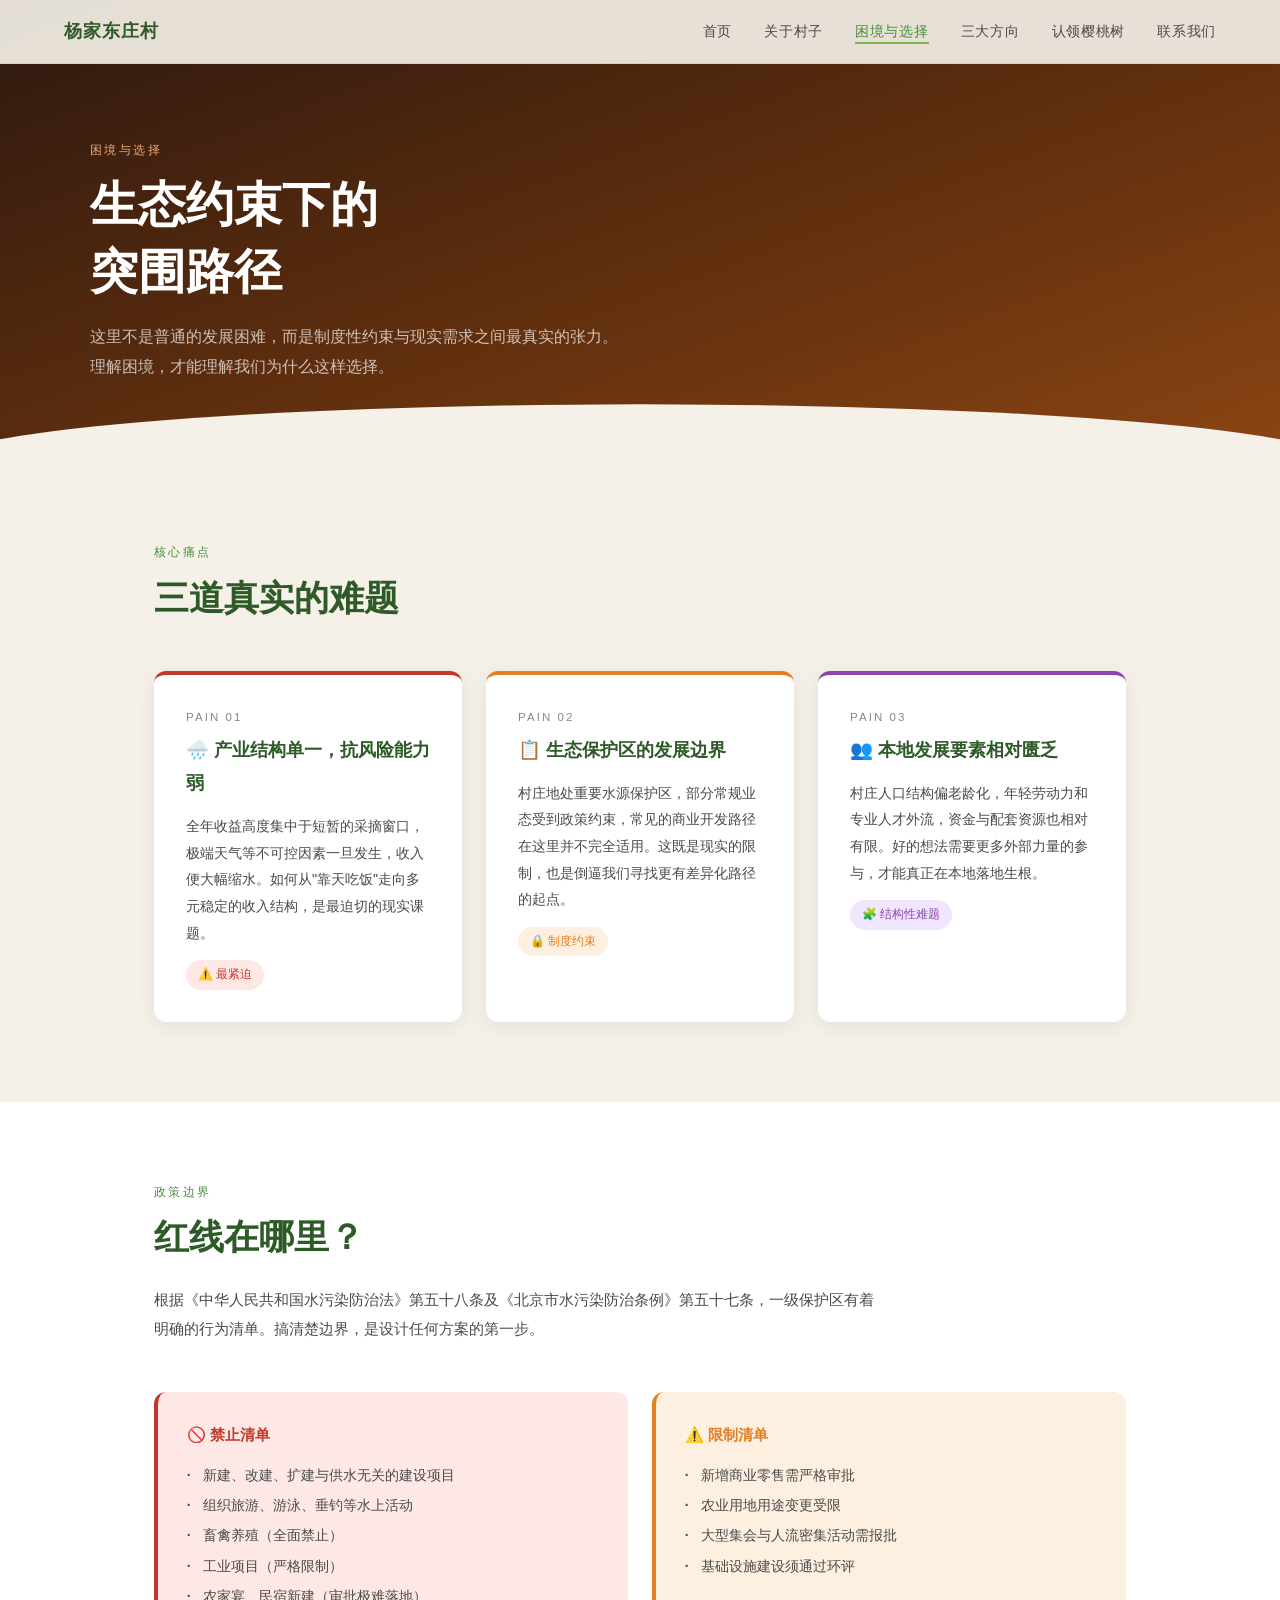
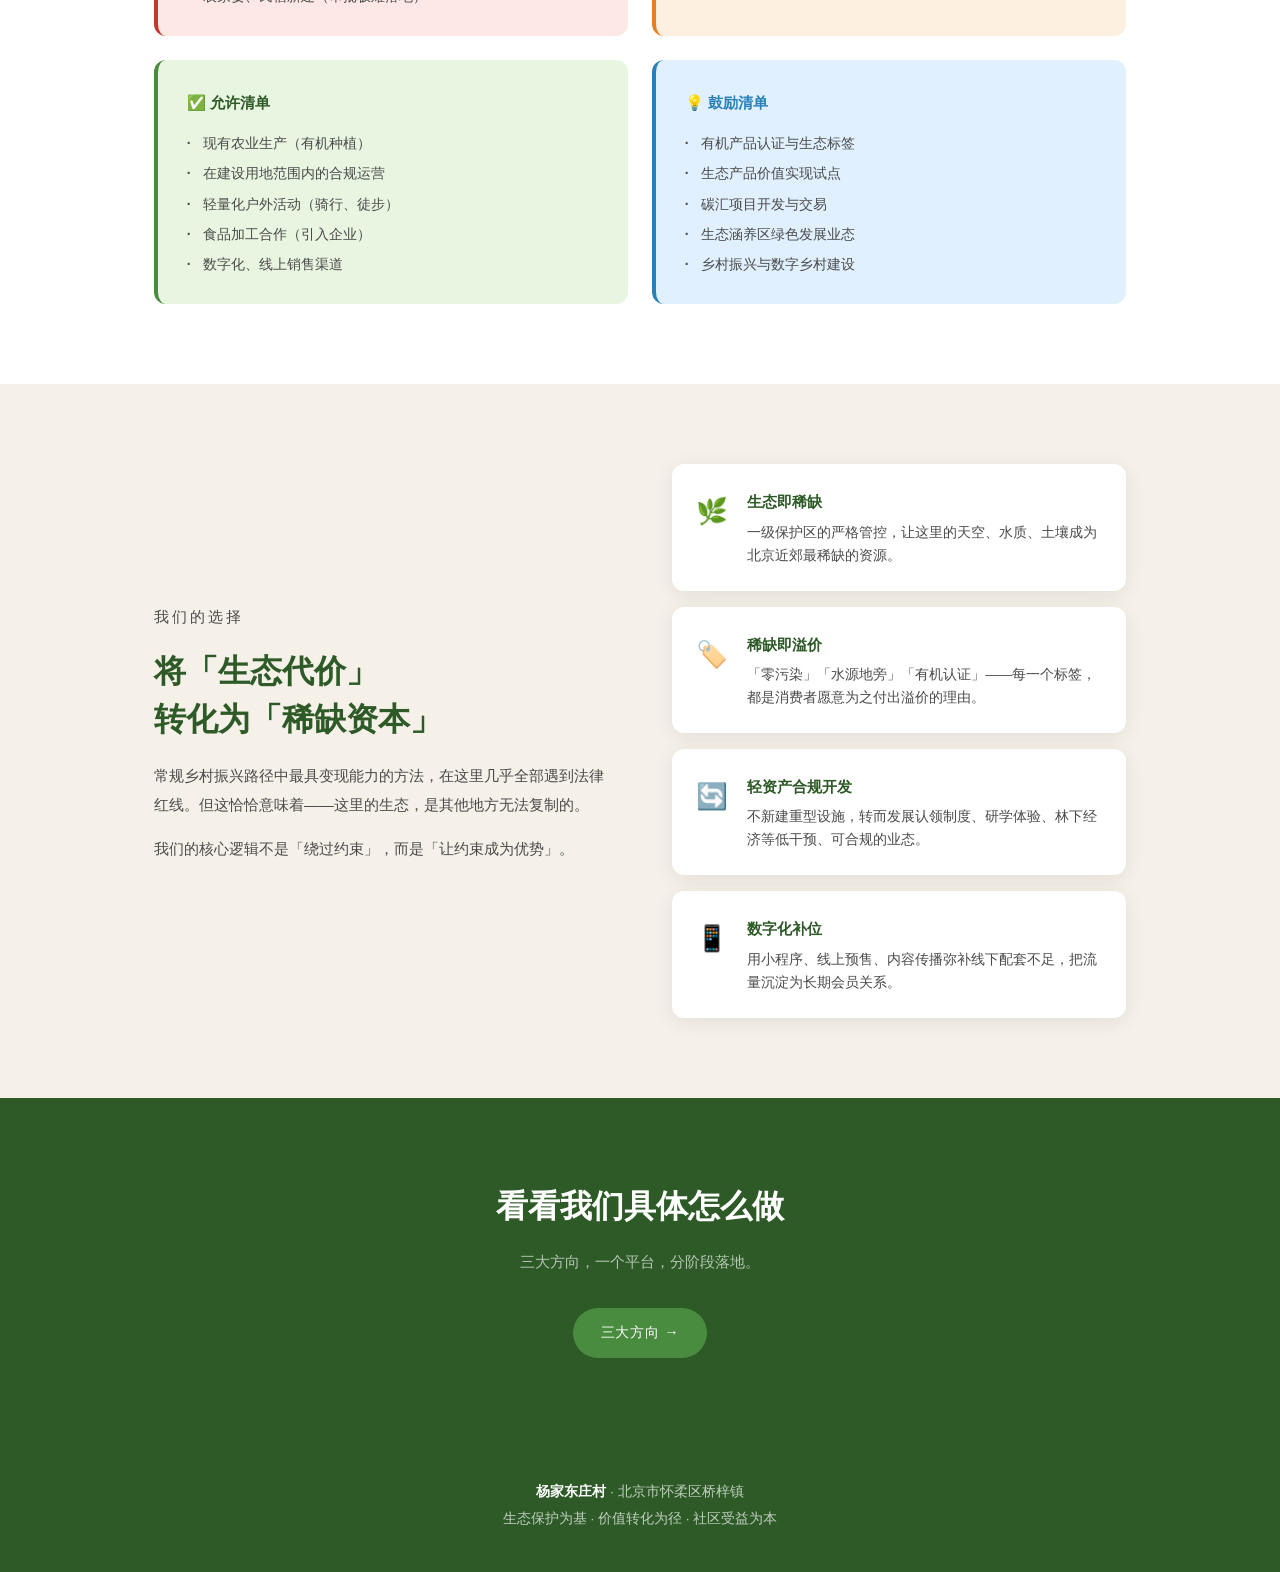
<file: challenge.html>
<!DOCTYPE html>
<html lang="zh-CN">
<head>
  <meta charset="UTF-8">
  <meta name="viewport" content="width=device-width, initial-scale=1.0">
  <title>困境与选择 — 杨家东庄村</title>
  <link rel="stylesheet" href="css/style.css">
  <style>
    /* ===== 页面 Hero ===== */
    .page-hero {
      background: linear-gradient(160deg, #2c1810 0%, #5c2d0e 50%, #8b4513 100%);
      padding: 140px 5% 80px;
      position: relative;
      overflow: hidden;
    }

    .page-hero::after {
      content: '';
      position: absolute;
      bottom: -2px; left: 0; right: 0;
      height: 60px;
      background: var(--cream);
      clip-path: ellipse(55% 100% at 50% 100%);
    }

    .page-hero-inner {
      max-width: 1100px;
      margin: 0 auto;
      position: relative;
      z-index: 1;
    }

    .page-hero .section-label { color: #e8a87c; }
    .page-hero .section-title { color: var(--white); font-size: clamp(2rem, 4vw, 3rem); }
    .page-hero .section-subtitle { color: rgba(255,255,255,0.7); max-width: 560px; }

    /* ===== 四大痛点 ===== */
    .painpoints { background: var(--cream); }

    .painpoint-grid {
      display: grid;
      grid-template-columns: repeat(3, 1fr);
      gap: 1.5rem;
      margin-top: 3rem;
    }

    .painpoint-card {
      background: var(--white);
      border-radius: var(--radius);
      padding: 2rem;
      box-shadow: var(--shadow);
      border-top: 4px solid var(--green-mid);
      transition: var(--transition);
    }

    .painpoint-card:hover {
      transform: translateY(-4px);
      box-shadow: 0 12px 32px rgba(0,0,0,0.1);
    }

    .painpoint-card.urgent { border-top-color: #c0392b; }
    .painpoint-card.policy { border-top-color: #e67e22; }
    .painpoint-card.ops    { border-top-color: #2980b9; }
    .painpoint-card.talent { border-top-color: #8e44ad; }

    .painpoint-num {
      font-size: 0.72rem;
      letter-spacing: 0.18em;
      color: var(--text-light);
      margin-bottom: 0.4rem;
    }

    .painpoint-card h3 {
      font-family: var(--font-title);
      font-size: 1.15rem;
      color: var(--green-dark);
      margin-bottom: 0.8rem;
    }

    .painpoint-card p {
      font-size: 0.9rem;
      color: var(--text-mid);
      line-height: 1.85;
      margin-bottom: 0.8rem;
    }

    .painpoint-tag {
      display: inline-block;
      font-size: 0.75rem;
      padding: 4px 12px;
      border-radius: 20px;
      font-weight: 500;
    }

    .tag-red    { background: #fde8e6; color: #c0392b; }
    .tag-orange { background: #fef0e0; color: #e67e22; }
    .tag-blue   { background: #e0f0fe; color: #2980b9; }
    .tag-purple { background: #f0e6fe; color: #8e44ad; }

    /* ===== 法律约束详解 ===== */
    .legal { background: var(--white); }

    .legal-intro {
      max-width: 720px;
      font-size: 0.95rem;
      color: var(--text-mid);
      line-height: 1.9;
      margin: 1.5rem 0 3rem;
    }

    .legal-grid {
      display: grid;
      grid-template-columns: repeat(2, 1fr);
      gap: 1.5rem;
    }

    .legal-card {
      border-radius: var(--radius);
      padding: 1.8rem;
    }

    .legal-card.forbidden { background: #fde8e6; border-left: 4px solid #c0392b; }
    .legal-card.limited   { background: #fef0e0; border-left: 4px solid #e67e22; }
    .legal-card.allowed   { background: #e8f5e0; border-left: 4px solid var(--green-mid); }
    .legal-card.supported { background: #e0f0fe; border-left: 4px solid #2980b9; }

    .legal-card h4 {
      font-family: var(--font-title);
      font-size: 0.95rem;
      margin-bottom: 1rem;
    }

    .legal-card.forbidden h4 { color: #c0392b; }
    .legal-card.limited h4   { color: #e67e22; }
    .legal-card.allowed h4   { color: var(--green-dark); }
    .legal-card.supported h4 { color: #2980b9; }

    .legal-list {
      list-style: none;
      display: flex;
      flex-direction: column;
      gap: 0.5rem;
    }

    .legal-list li {
      font-size: 0.87rem;
      color: var(--text-mid);
      padding-left: 1rem;
      position: relative;
      line-height: 1.6;
    }

    .legal-list li::before {
      content: '·';
      position: absolute;
      left: 0;
      font-weight: 700;
    }

    /* ===== 转折点 ===== */
    .turning { background: var(--cream); }

    .turning-inner {
      display: grid;
      grid-template-columns: 1fr 1fr;
      gap: 4rem;
      align-items: center;
    }

    .turning-text h2 {
      font-family: var(--font-title);
      font-size: clamp(1.5rem, 3vw, 2rem);
      color: var(--green-dark);
      line-height: 1.5;
      margin-bottom: 1.2rem;
    }

    .turning-text p {
      font-size: 0.93rem;
      color: var(--text-mid);
      line-height: 1.9;
      margin-bottom: 1rem;
    }

    .turning-steps {
      display: flex;
      flex-direction: column;
      gap: 1rem;
    }

    .turning-step {
      background: var(--white);
      border-radius: var(--radius);
      padding: 1.5rem;
      display: flex;
      gap: 1.2rem;
      align-items: flex-start;
      box-shadow: var(--shadow);
    }

    .step-icon {
      font-size: 1.6rem;
      flex-shrink: 0;
    }

    .turning-step h4 {
      font-family: var(--font-title);
      font-size: 0.95rem;
      color: var(--green-dark);
      margin-bottom: 0.3rem;
    }

    .turning-step p {
      font-size: 0.85rem;
      color: var(--text-mid);
      line-height: 1.7;
    }

    /* ===== 下一页引导 ===== */
    .next-page {
      background: var(--green-dark);
      text-align: center;
      padding: 80px 5%;
    }

    .next-page h2 {
      font-family: var(--font-title);
      font-size: clamp(1.5rem, 3vw, 2rem);
      color: var(--white);
      margin-bottom: 0.8rem;
    }

    .next-page p {
      color: rgba(255,255,255,0.65);
      margin-bottom: 2rem;
      font-size: 0.95rem;
    }

    /* ===== 响应式 ===== */
    @media (max-width: 768px) {
      .painpoint-grid { grid-template-columns: 1fr; }
      .legal-grid     { grid-template-columns: 1fr; }
      .turning-inner  { grid-template-columns: 1fr; gap: 2rem; }
    }
  </style>
</head>
<body>

  <!-- 导航栏 -->
  <nav>
    <a href="index.html" class="nav-logo">杨家东庄村</a>
    <ul class="nav-links">
      <li><a href="index.html">首页</a></li>
      <li><a href="about.html">关于村子</a></li>
      <li><a href="challenge.html">困境与选择</a></li>
      <li><a href="solution.html">三大方向</a></li>
      <li><a href="adopt.html">认领樱桃树</a></li>
      <li><a href="contact.html">联系我们</a></li>
    </ul>
    <button class="nav-toggle" aria-label="菜单">
      <span></span><span></span><span></span>
    </button>
  </nav>

  <!-- 页面 Hero -->
  <section class="page-hero">
    <div class="page-hero-inner">
      <p class="section-label fade-in">困境与选择</p>
      <h1 class="section-title fade-in fade-in-delay-1">生态约束下的<br>突围路径</h1>
      <p class="section-subtitle fade-in fade-in-delay-2">
        这里不是普通的发展困难，而是制度性约束与现实需求之间最真实的张力。<br>
        理解困境，才能理解我们为什么这样选择。
      </p>
    </div>
  </section>

  <!-- 四大痛点 -->
  <section class="painpoints">
    <div class="container">
      <p class="section-label fade-in">核心痛点</p>
      <h2 class="section-title fade-in fade-in-delay-1">三道真实的难题</h2>
      <div class="painpoint-grid">

        <div class="painpoint-card urgent fade-in">
          <div class="painpoint-num">PAIN 01</div>
          <h3>🌧️ 产业结构单一，抗风险能力弱</h3>
          <p>全年收益高度集中于短暂的采摘窗口，极端天气等不可控因素一旦发生，收入便大幅缩水。如何从"靠天吃饭"走向多元稳定的收入结构，是最迫切的现实课题。</p>
          <span class="painpoint-tag tag-red">⚠️ 最紧迫</span>
        </div>

        <div class="painpoint-card policy fade-in fade-in-delay-1">
          <div class="painpoint-num">PAIN 02</div>
          <h3>📋 生态保护区的发展边界</h3>
          <p>村庄地处重要水源保护区，部分常规业态受到政策约束，常见的商业开发路径在这里并不完全适用。这既是现实的限制，也是倒逼我们寻找更有差异化路径的起点。</p>
          <span class="painpoint-tag tag-orange">🔒 制度约束</span>
        </div>

        <div class="painpoint-card talent fade-in fade-in-delay-2">
          <div class="painpoint-num">PAIN 03</div>
          <h3>👥 本地发展要素相对匮乏</h3>
          <p>村庄人口结构偏老龄化，年轻劳动力和专业人才外流，资金与配套资源也相对有限。好的想法需要更多外部力量的参与，才能真正在本地落地生根。</p>
          <span class="painpoint-tag tag-purple">🧩 结构性难题</span>
        </div>

      </div>
    </div>
  </section>

  <!-- 法律约束详解 -->
  <section class="legal">
    <div class="container">
      <p class="section-label fade-in">政策边界</p>
      <h2 class="section-title fade-in fade-in-delay-1">红线在哪里？</h2>
      <p class="legal-intro fade-in fade-in-delay-2">
        根据《中华人民共和国水污染防治法》第五十八条及《北京市水污染防治条例》第五十七条，一级保护区有着明确的行为清单。搞清楚边界，是设计任何方案的第一步。
      </p>
      <div class="legal-grid">
        <div class="legal-card forbidden fade-in">
          <h4>🚫 禁止清单</h4>
          <ul class="legal-list">
            <li>新建、改建、扩建与供水无关的建设项目</li>
            <li>组织旅游、游泳、垂钓等水上活动</li>
            <li>畜禽养殖（全面禁止）</li>
            <li>工业项目（严格限制）</li>
            <li>农家宴、民宿新建（审批极难落地）</li>
          </ul>
        </div>
        <div class="legal-card limited fade-in fade-in-delay-1">
          <h4>⚠️ 限制清单</h4>
          <ul class="legal-list">
            <li>新增商业零售需严格审批</li>
            <li>农业用地用途变更受限</li>
            <li>大型集会与人流密集活动需报批</li>
            <li>基础设施建设须通过环评</li>
          </ul>
        </div>
        <div class="legal-card allowed fade-in fade-in-delay-2">
          <h4>✅ 允许清单</h4>
          <ul class="legal-list">
            <li>现有农业生产（有机种植）</li>
            <li>在建设用地范围内的合规运营</li>
            <li>轻量化户外活动（骑行、徒步）</li>
            <li>食品加工合作（引入企业）</li>
            <li>数字化、线上销售渠道</li>
          </ul>
        </div>
        <div class="legal-card supported fade-in fade-in-delay-3">
          <h4>💡 鼓励清单</h4>
          <ul class="legal-list">
            <li>有机产品认证与生态标签</li>
            <li>生态产品价值实现试点</li>
            <li>碳汇项目开发与交易</li>
            <li>生态涵养区绿色发展业态</li>
            <li>乡村振兴与数字乡村建设</li>
          </ul>
        </div>
      </div>
    </div>
  </section>

  <!-- 转折点 -->
  <section class="turning">
    <div class="container">
      <div class="turning-inner">
        <div class="turning-text fade-in">
          <p class="section-label">我们的选择</p>
          <h2>将「生态代价」<br>转化为「稀缺资本」</h2>
          <p>常规乡村振兴路径中最具变现能力的方法，在这里几乎全部遇到法律红线。但这恰恰意味着——这里的生态，是其他地方无法复制的。</p>
          <p>我们的核心逻辑不是「绕过约束」，而是「让约束成为优势」。</p>
        </div>
        <div class="turning-steps fade-in fade-in-delay-1">
          <div class="turning-step">
            <span class="step-icon">🌿</span>
            <div>
              <h4>生态即稀缺</h4>
              <p>一级保护区的严格管控，让这里的天空、水质、土壤成为北京近郊最稀缺的资源。</p>
            </div>
          </div>
          <div class="turning-step">
            <span class="step-icon">🏷️</span>
            <div>
              <h4>稀缺即溢价</h4>
              <p>「零污染」「水源地旁」「有机认证」——每一个标签，都是消费者愿意为之付出溢价的理由。</p>
            </div>
          </div>
          <div class="turning-step">
            <span class="step-icon">🔄</span>
            <div>
              <h4>轻资产合规开发</h4>
              <p>不新建重型设施，转而发展认领制度、研学体验、林下经济等低干预、可合规的业态。</p>
            </div>
          </div>
          <div class="turning-step">
            <span class="step-icon">📱</span>
            <div>
              <h4>数字化补位</h4>
              <p>用小程序、线上预售、内容传播弥补线下配套不足，把流量沉淀为长期会员关系。</p>
            </div>
          </div>
        </div>
      </div>
    </div>
  </section>

  <!-- 下一页引导 -->
  <section class="next-page">
    <div class="container">
      <h2 class="fade-in">看看我们具体怎么做</h2>
      <p class="fade-in fade-in-delay-1">三大方向，一个平台，分阶段落地。</p>
      <a href="solution.html" class="btn btn-primary fade-in fade-in-delay-2">三大方向 →</a>
    </div>
  </section>

  <!-- 页脚 -->
  <footer>
    <strong>杨家东庄村</strong> · 北京市怀柔区桥梓镇<br>
    生态保护为基 · 价值转化为径 · 社区受益为本
  </footer>

  <script src="js/main.js"></script>
</body>
</html>
</file>
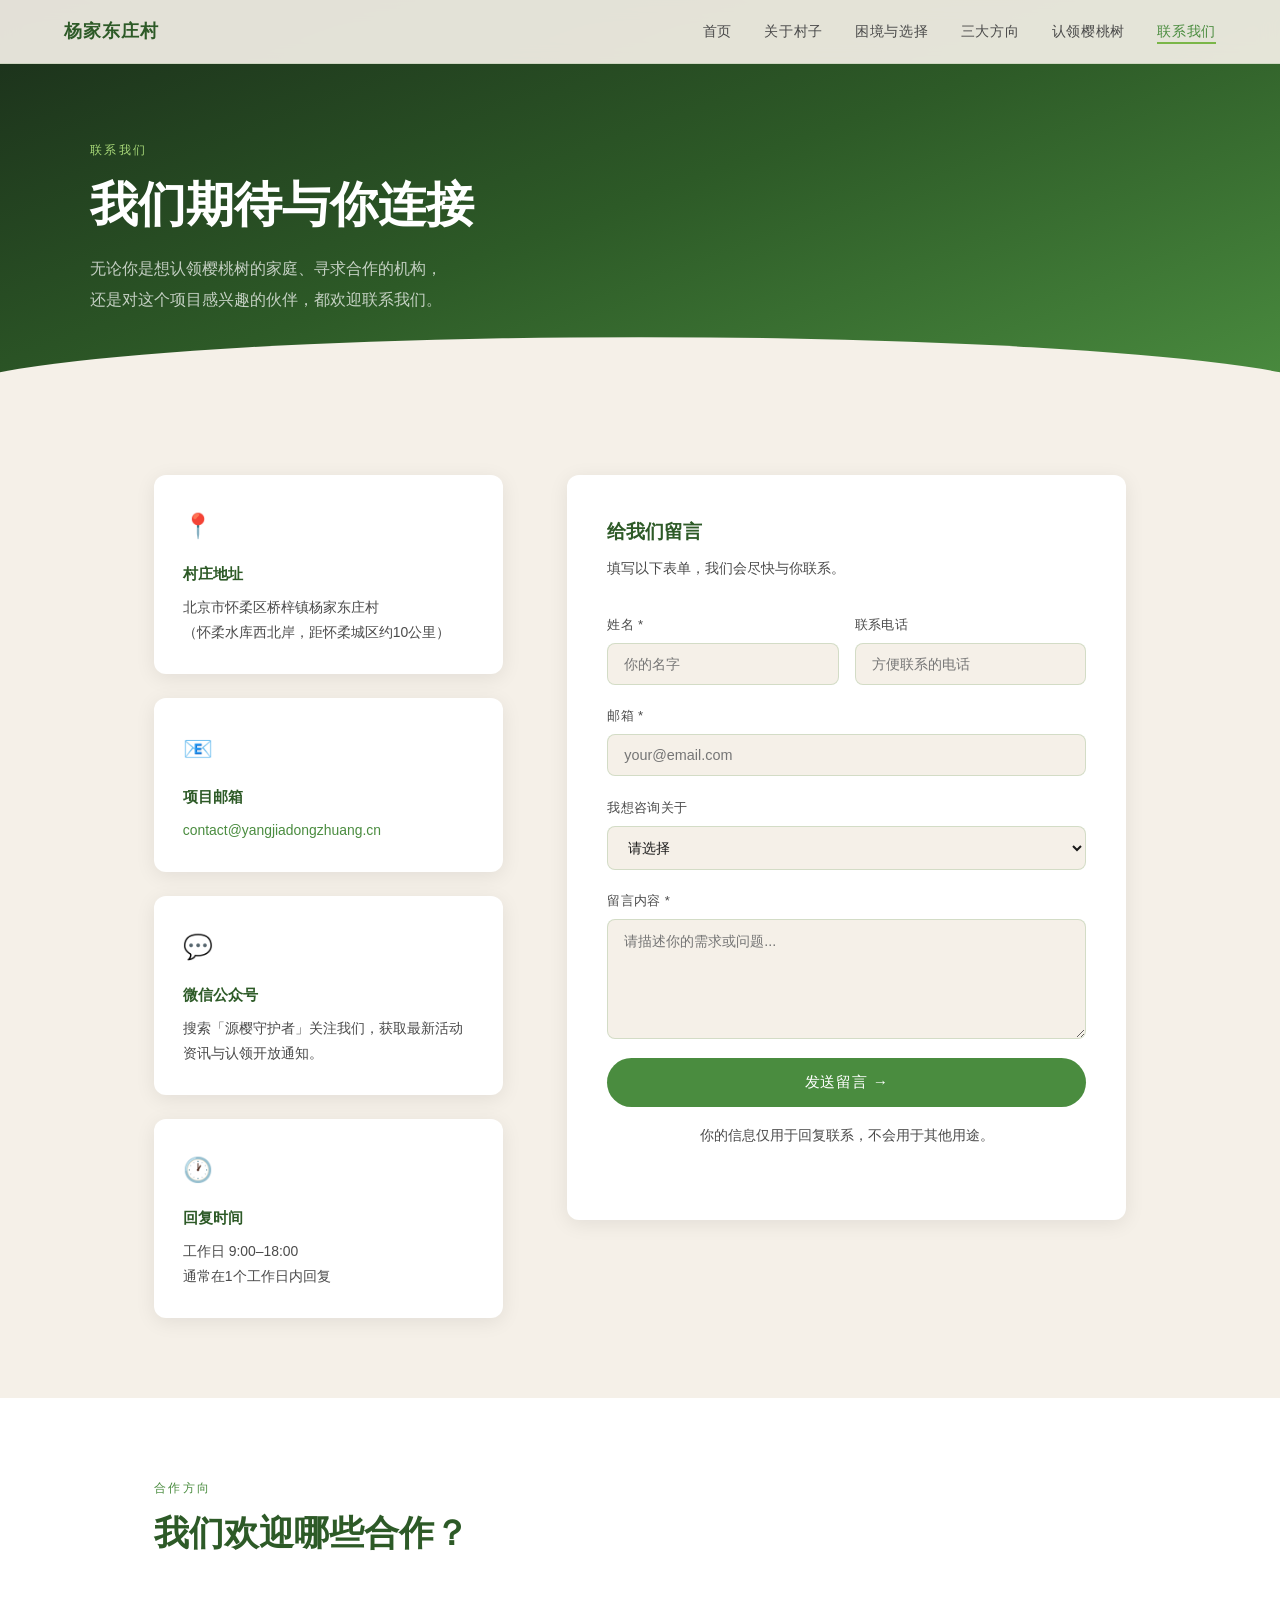
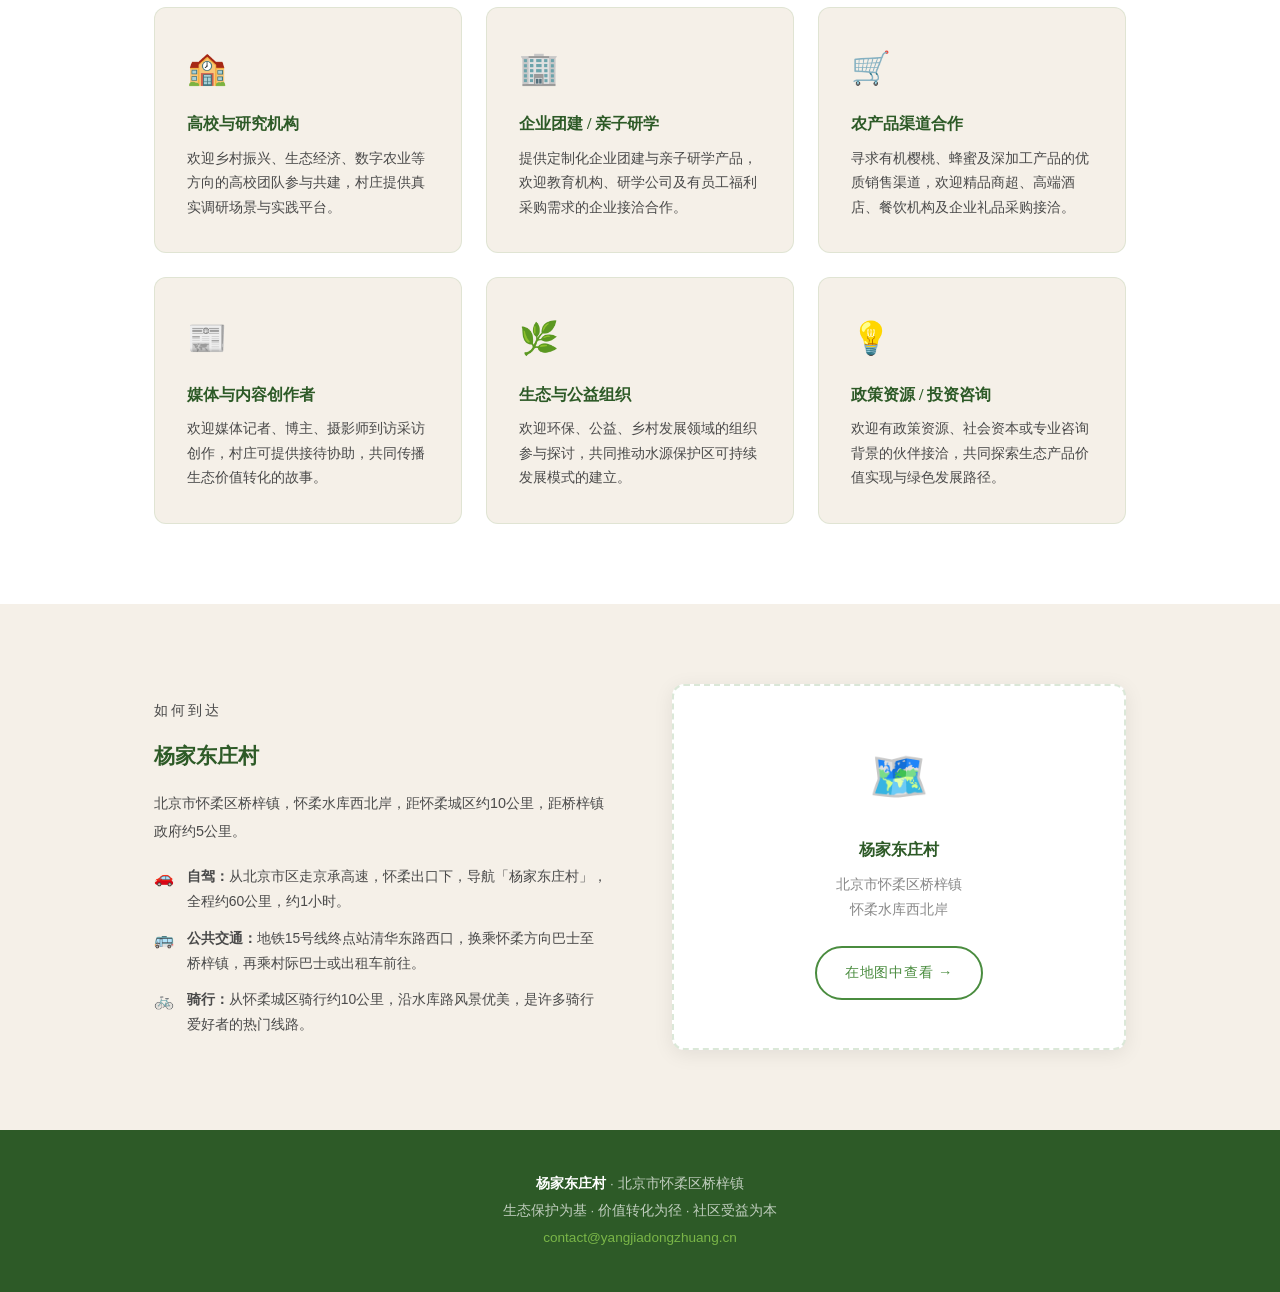
<file: contact.html>
<!DOCTYPE html>
<html lang="zh-CN">
<head>
  <meta charset="UTF-8">
  <meta name="viewport" content="width=device-width, initial-scale=1.0">
  <title>联系我们 — 杨家东庄村</title>
  <link rel="stylesheet" href="css/style.css">
  <style>
    /* ===== 页面 Hero ===== */
    .page-hero {
      background: linear-gradient(160deg, #1a2d1a 0%, #2d5a27 50%, #4a8c3f 100%);
      padding: 140px 5% 80px;
      position: relative;
      overflow: hidden;
    }

    .page-hero::after {
      content: '';
      position: absolute;
      bottom: -2px; left: 0; right: 0;
      height: 60px;
      background: var(--cream);
      clip-path: ellipse(55% 100% at 50% 100%);
    }

    .page-hero-inner {
      max-width: 1100px;
      margin: 0 auto;
      position: relative;
      z-index: 1;
    }

    .page-hero .section-label { color: #a8d878; }
    .page-hero .section-title { color: var(--white); font-size: clamp(2rem, 4vw, 3rem); }
    .page-hero .section-subtitle { color: rgba(255,255,255,0.72); max-width: 520px; }

    /* ===== 联系主体 ===== */
    .contact-main { background: var(--cream); }

    .contact-inner {
      display: grid;
      grid-template-columns: 1fr 1.6fr;
      gap: 4rem;
      align-items: start;
    }

    /* 左侧信息 */
    .contact-info { display: flex; flex-direction: column; gap: 1.5rem; }

    .info-card {
      background: var(--white);
      border-radius: var(--radius);
      padding: 1.8rem;
      box-shadow: var(--shadow);
    }

    .info-card-icon {
      font-size: 1.5rem;
      margin-bottom: 0.8rem;
      display: block;
    }

    .info-card h4 {
      font-family: var(--font-title);
      font-size: 0.95rem;
      color: var(--green-dark);
      margin-bottom: 0.5rem;
    }

    .info-card p {
      font-size: 0.87rem;
      color: var(--text-mid);
      line-height: 1.8;
    }

    .info-card a {
      color: var(--green-mid);
      text-decoration: none;
      font-weight: 500;
    }

    /* 右侧表单 */
    .contact-form-wrap {
      background: var(--white);
      border-radius: var(--radius);
      padding: 2.5rem;
      box-shadow: var(--shadow);
    }

    .contact-form-wrap h3 {
      font-family: var(--font-title);
      font-size: 1.2rem;
      color: var(--green-dark);
      margin-bottom: 0.4rem;
    }

    .contact-form-wrap p {
      font-size: 0.87rem;
      color: var(--text-mid);
      margin-bottom: 2rem;
    }

    .form-row {
      display: grid;
      grid-template-columns: 1fr 1fr;
      gap: 1rem;
    }

    .form-group {
      display: flex;
      flex-direction: column;
      gap: 0.4rem;
      margin-bottom: 1.2rem;
    }

    .form-group label {
      font-size: 0.82rem;
      color: var(--text-mid);
      font-weight: 500;
      letter-spacing: 0.03em;
    }

    .form-group input,
    .form-group select,
    .form-group textarea {
      padding: 0.75rem 1rem;
      border: 1.5px solid rgba(74,140,63,0.2);
      border-radius: 8px;
      font-size: 0.9rem;
      font-family: var(--font-body);
      color: var(--text-dark);
      background: var(--cream);
      transition: var(--transition);
      outline: none;
      width: 100%;
    }

    .form-group input:focus,
    .form-group select:focus,
    .form-group textarea:focus {
      border-color: var(--green-mid);
      background: var(--white);
      box-shadow: 0 0 0 3px rgba(74,140,63,0.1);
    }

    .form-group textarea { resize: vertical; min-height: 120px; }

    .form-submit {
      width: 100%;
      padding: 14px;
      background: var(--green-mid);
      color: var(--white);
      border: none;
      border-radius: 40px;
      font-size: 0.95rem;
      font-family: var(--font-body);
      font-weight: 500;
      cursor: pointer;
      transition: var(--transition);
      letter-spacing: 0.05em;
    }

    .form-submit:hover {
      background: var(--green-dark);
      transform: translateY(-2px);
      box-shadow: 0 6px 20px rgba(74,140,63,0.3);
    }

    .form-note {
      font-size: 0.78rem;
      color: var(--text-light);
      text-align: center;
      margin-top: 1rem;
    }

    /* 成功提示 */
    .form-success {
      display: none;
      text-align: center;
      padding: 3rem 2rem;
    }

    .form-success.show { display: block; }
    .contact-form.hidden { display: none; }

    .success-icon { font-size: 3rem; margin-bottom: 1rem; display: block; }

    .form-success h4 {
      font-family: var(--font-title);
      font-size: 1.2rem;
      color: var(--green-dark);
      margin-bottom: 0.5rem;
    }

    .form-success p {
      font-size: 0.88rem;
      color: var(--text-mid);
    }

    /* ===== 合作方向 ===== */
    .cooperate { background: var(--white); }

    .coop-grid {
      display: grid;
      grid-template-columns: repeat(3, 1fr);
      gap: 1.5rem;
      margin-top: 3rem;
    }

    .coop-card {
      border-radius: var(--radius);
      padding: 2rem;
      border: 1px solid rgba(74,140,63,0.12);
      background: var(--cream);
      transition: var(--transition);
    }

    .coop-card:hover {
      border-color: var(--green-mid);
      background: var(--white);
      transform: translateY(-3px);
      box-shadow: var(--shadow);
    }

    .coop-icon { font-size: 2rem; display: block; margin-bottom: 0.8rem; }

    .coop-card h4 {
      font-family: var(--font-title);
      font-size: 1rem;
      color: var(--green-dark);
      margin-bottom: 0.5rem;
    }

    .coop-card p {
      font-size: 0.85rem;
      color: var(--text-mid);
      line-height: 1.8;
    }

    /* ===== 位置版块 ===== */
    .location { background: var(--cream); }

    .location-inner {
      display: grid;
      grid-template-columns: 1fr 1fr;
      gap: 4rem;
      align-items: center;
    }

    .location-text h3 {
      font-family: var(--font-title);
      font-size: 1.3rem;
      color: var(--green-dark);
      margin-bottom: 1rem;
    }

    .location-text p {
      font-size: 0.9rem;
      color: var(--text-mid);
      line-height: 1.9;
      margin-bottom: 0.8rem;
    }

    .route-list {
      list-style: none;
      display: flex;
      flex-direction: column;
      gap: 0.7rem;
      margin-top: 1.2rem;
    }

    .route-list li {
      display: flex;
      gap: 0.8rem;
      font-size: 0.87rem;
      color: var(--text-mid);
      align-items: flex-start;
    }

    .route-icon { flex-shrink: 0; font-size: 1rem; }

    /* 地图占位 */
    .map-placeholder {
      background: var(--white);
      border-radius: var(--radius);
      padding: 3rem 2rem;
      text-align: center;
      box-shadow: var(--shadow);
      border: 2px dashed rgba(74,140,63,0.2);
    }

    .map-placeholder .map-icon { font-size: 3rem; margin-bottom: 1rem; display: block; }

    .map-placeholder h4 {
      font-family: var(--font-title);
      color: var(--green-dark);
      margin-bottom: 0.5rem;
    }

    .map-placeholder p {
      font-size: 0.85rem;
      color: var(--text-light);
      margin-bottom: 1.5rem;
    }

    /* ===== 响应式 ===== */
    @media (max-width: 768px) {
      .contact-inner  { grid-template-columns: 1fr; gap: 2rem; }
      .form-row       { grid-template-columns: 1fr; }
      .coop-grid      { grid-template-columns: 1fr; }
      .location-inner { grid-template-columns: 1fr; gap: 2rem; }
    }
  </style>
</head>
<body>

  <!-- 导航栏 -->
  <nav>
    <a href="index.html" class="nav-logo">杨家东庄村</a>
    <ul class="nav-links">
      <li><a href="index.html">首页</a></li>
      <li><a href="about.html">关于村子</a></li>
      <li><a href="challenge.html">困境与选择</a></li>
      <li><a href="solution.html">三大方向</a></li>
      <li><a href="adopt.html">认领樱桃树</a></li>
      <li><a href="contact.html">联系我们</a></li>
    </ul>
    <button class="nav-toggle" aria-label="菜单">
      <span></span><span></span><span></span>
    </button>
  </nav>

  <!-- 页面 Hero -->
  <section class="page-hero">
    <div class="page-hero-inner">
      <p class="section-label fade-in">联系我们</p>
      <h1 class="section-title fade-in fade-in-delay-1">我们期待与你连接</h1>
      <p class="section-subtitle fade-in fade-in-delay-2">
        无论你是想认领樱桃树的家庭、寻求合作的机构，<br>
        还是对这个项目感兴趣的伙伴，都欢迎联系我们。
      </p>
    </div>
  </section>

  <!-- 联系主体 -->
  <section class="contact-main">
    <div class="container">
      <div class="contact-inner">

        <!-- 左侧联系信息 -->
        <div class="contact-info fade-in">
          <div class="info-card">
            <span class="info-card-icon">📍</span>
            <h4>村庄地址</h4>
            <p>北京市怀柔区桥梓镇杨家东庄村<br>（怀柔水库西北岸，距怀柔城区约10公里）</p>
          </div>
          <div class="info-card">
            <span class="info-card-icon">📧</span>
            <h4>项目邮箱</h4>
            <p><a href="mailto:contact@yangjiadongzhuang.cn">contact@yangjiadongzhuang.cn</a></p>
          </div>
          <div class="info-card">
            <span class="info-card-icon">💬</span>
            <h4>微信公众号</h4>
            <p>搜索「源樱守护者」关注我们，获取最新活动资讯与认领开放通知。</p>
          </div>
          <div class="info-card">
            <span class="info-card-icon">🕐</span>
            <h4>回复时间</h4>
            <p>工作日 9:00–18:00<br>通常在1个工作日内回复</p>
          </div>
        </div>

        <!-- 右侧表单 -->
        <div class="contact-form-wrap fade-in fade-in-delay-1">
          <h3>给我们留言</h3>
          <p>填写以下表单，我们会尽快与你联系。</p>

          <form class="contact-form" id="contactForm">
            <div class="form-row">
              <div class="form-group">
                <label for="name">姓名 *</label>
                <input type="text" id="name" placeholder="你的名字" required>
              </div>
              <div class="form-group">
                <label for="phone">联系电话</label>
                <input type="tel" id="phone" placeholder="方便联系的电话">
              </div>
            </div>
            <div class="form-group">
              <label for="email">邮箱 *</label>
              <input type="email" id="email" placeholder="your@email.com" required>
            </div>
            <div class="form-group">
              <label for="type">我想咨询关于</label>
              <select id="type">
                <option value="">请选择</option>
                <option value="adopt">认领樱桃树</option>
                <option value="research">研学营 / 夏令营</option>
                <option value="business">商务合作 / 渠道对接</option>
                <option value="enterprise">企业团建 / 福利采购</option>
                <option value="media">媒体采访</option>
                <option value="university">高校合作</option>
                <option value="invest">政策资源 / 投资咨询</option>
                <option value="other">其他</option>
              </select>
            </div>
            <div class="form-group">
              <label for="message">留言内容 *</label>
              <textarea id="message" placeholder="请描述你的需求或问题..." required></textarea>
            </div>
            <button type="submit" class="form-submit">发送留言 →</button>
            <p class="form-note">你的信息仅用于回复联系，不会用于其他用途。</p>
          </form>

          <div class="form-success" id="formSuccess">
            <span class="success-icon">✅</span>
            <h4>留言已发送！</h4>
            <p>感谢你的关注，我们会在1个工作日内通过邮件或电话与你联系。</p>
          </div>
        </div>

      </div>
    </div>
  </section>

  <!-- 合作方向 -->
  <section class="cooperate">
    <div class="container">
      <p class="section-label fade-in">合作方向</p>
      <h2 class="section-title fade-in fade-in-delay-1">我们欢迎哪些合作？</h2>
      <div class="coop-grid">
        <div class="coop-card fade-in">
          <span class="coop-icon">🏫</span>
          <h4>高校与研究机构</h4>
          <p>欢迎乡村振兴、生态经济、数字农业等方向的高校团队参与共建，村庄提供真实调研场景与实践平台。</p>
        </div>
        <div class="coop-card fade-in fade-in-delay-1">
          <span class="coop-icon">🏢</span>
          <h4>企业团建 / 亲子研学</h4>
          <p>提供定制化企业团建与亲子研学产品，欢迎教育机构、研学公司及有员工福利采购需求的企业接洽合作。</p>
        </div>
        <div class="coop-card fade-in fade-in-delay-2">
          <span class="coop-icon">🛒</span>
          <h4>农产品渠道合作</h4>
          <p>寻求有机樱桃、蜂蜜及深加工产品的优质销售渠道，欢迎精品商超、高端酒店、餐饮机构及企业礼品采购接洽。</p>
        </div>
        <div class="coop-card fade-in">
          <span class="coop-icon">📰</span>
          <h4>媒体与内容创作者</h4>
          <p>欢迎媒体记者、博主、摄影师到访采访创作，村庄可提供接待协助，共同传播生态价值转化的故事。</p>
        </div>
        <div class="coop-card fade-in fade-in-delay-1">
          <span class="coop-icon">🌿</span>
          <h4>生态与公益组织</h4>
          <p>欢迎环保、公益、乡村发展领域的组织参与探讨，共同推动水源保护区可持续发展模式的建立。</p>
        </div>
        <div class="coop-card fade-in fade-in-delay-2">
          <span class="coop-icon">💡</span>
          <h4>政策资源 / 投资咨询</h4>
          <p>欢迎有政策资源、社会资本或专业咨询背景的伙伴接洽，共同探索生态产品价值实现与绿色发展路径。</p>
        </div>
      </div>
    </div>
  </section>

  <!-- 位置 -->
  <section class="location">
    <div class="container">
      <div class="location-inner">
        <div class="location-text fade-in">
          <p class="section-label">如何到达</p>
          <h3>杨家东庄村</h3>
          <p>北京市怀柔区桥梓镇，怀柔水库西北岸，距怀柔城区约10公里，距桥梓镇政府约5公里。</p>
          <ul class="route-list">
            <li>
              <span class="route-icon">🚗</span>
              <span><strong>自驾：</strong>从北京市区走京承高速，怀柔出口下，导航「杨家东庄村」，全程约60公里，约1小时。</span>
            </li>
            <li>
              <span class="route-icon">🚌</span>
              <span><strong>公共交通：</strong>地铁15号线终点站清华东路西口，换乘怀柔方向巴士至桥梓镇，再乘村际巴士或出租车前往。</span>
            </li>
            <li>
              <span class="route-icon">🚲</span>
              <span><strong>骑行：</strong>从怀柔城区骑行约10公里，沿水库路风景优美，是许多骑行爱好者的热门线路。</span>
            </li>
          </ul>
        </div>
        <div class="map-placeholder fade-in fade-in-delay-1">
          <span class="map-icon">🗺️</span>
          <h4>杨家东庄村</h4>
          <p>北京市怀柔区桥梓镇<br>怀柔水库西北岸</p>
          <a href="https://maps.google.com" target="_blank" class="btn btn-outline">在地图中查看 →</a>
        </div>
      </div>
    </div>
  </section>

  <!-- 页脚 -->
  <footer>
    <strong>杨家东庄村</strong> · 北京市怀柔区桥梓镇<br>
    生态保护为基 · 价值转化为径 · 社区受益为本<br>
    <a href="mailto:contact@yangjiadongzhuang.cn">contact@yangjiadongzhuang.cn</a>
  </footer>

  <script src="js/main.js"></script>
  <script>
    document.getElementById('contactForm').addEventListener('submit', function(e) {
      e.preventDefault();
      document.getElementById('contactForm').classList.add('hidden');
      document.getElementById('formSuccess').classList.add('show');
    });
  </script>
</body>
</html>
</file>
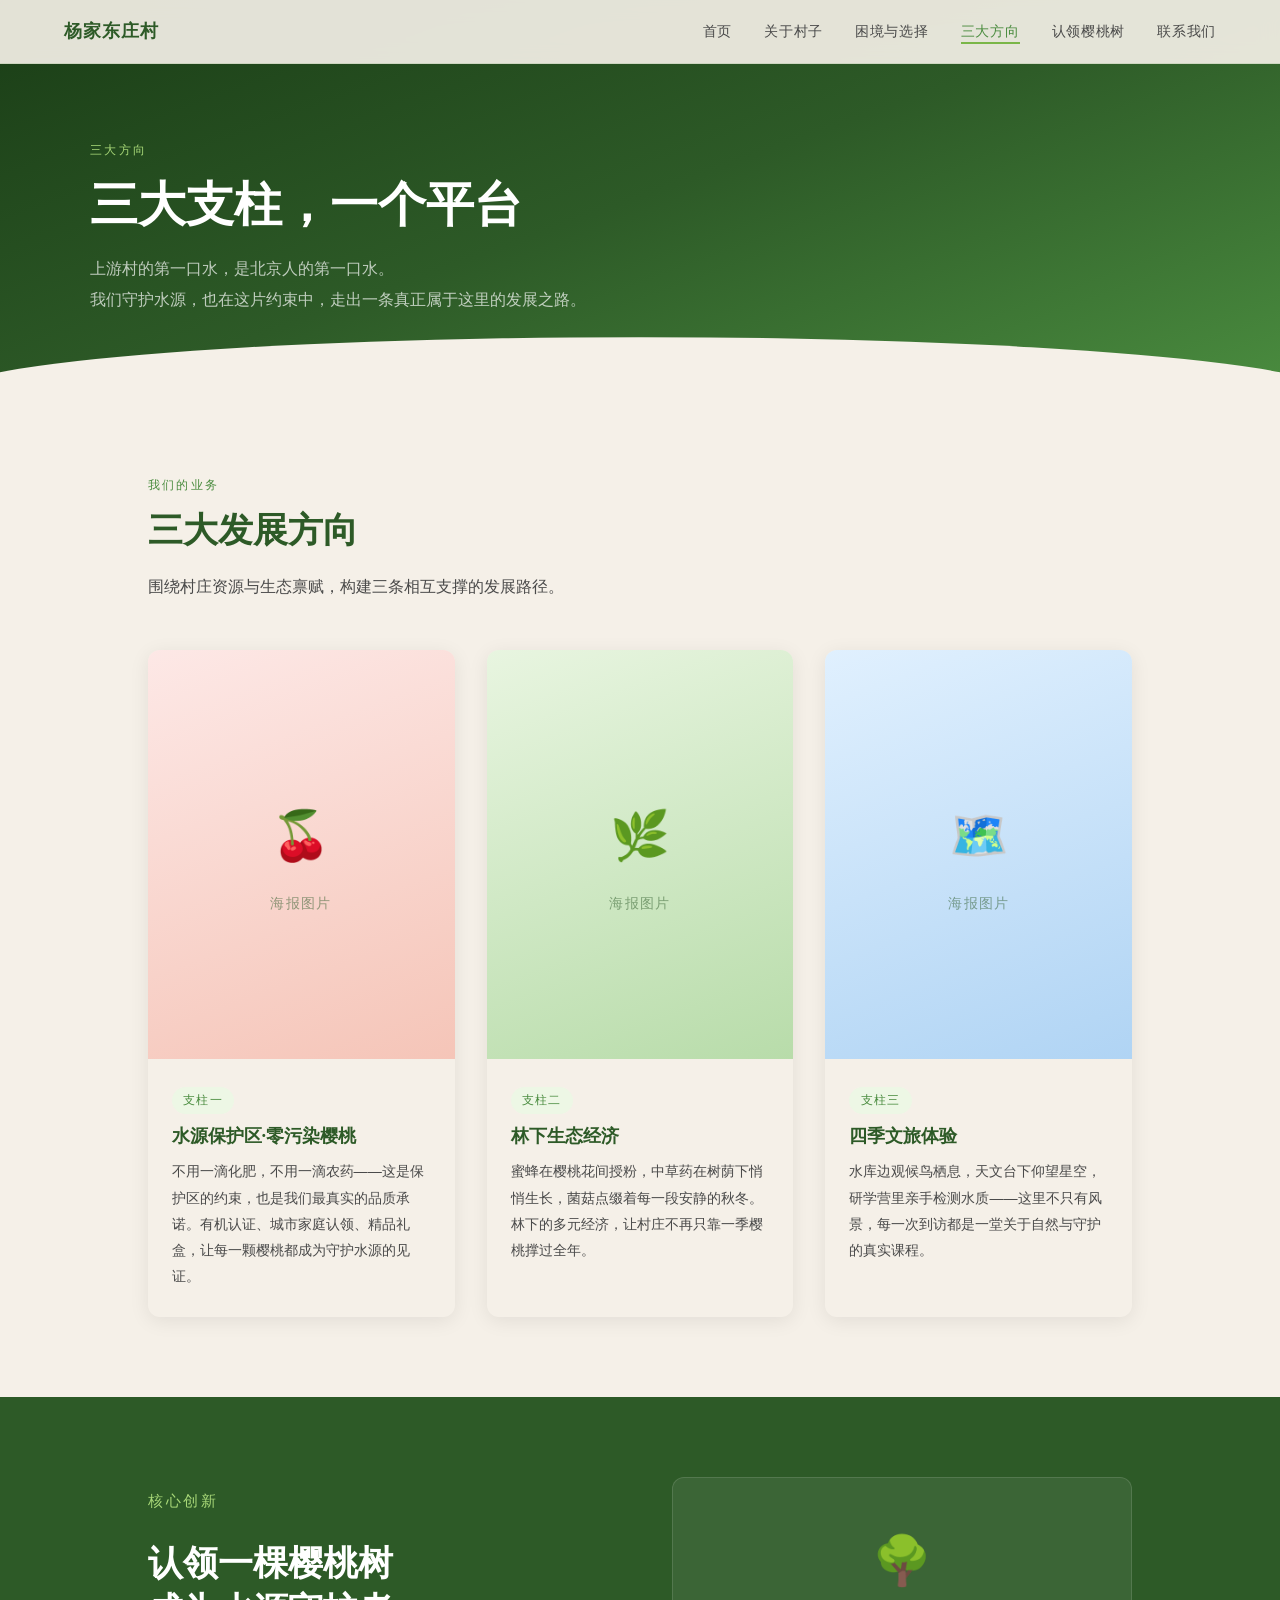
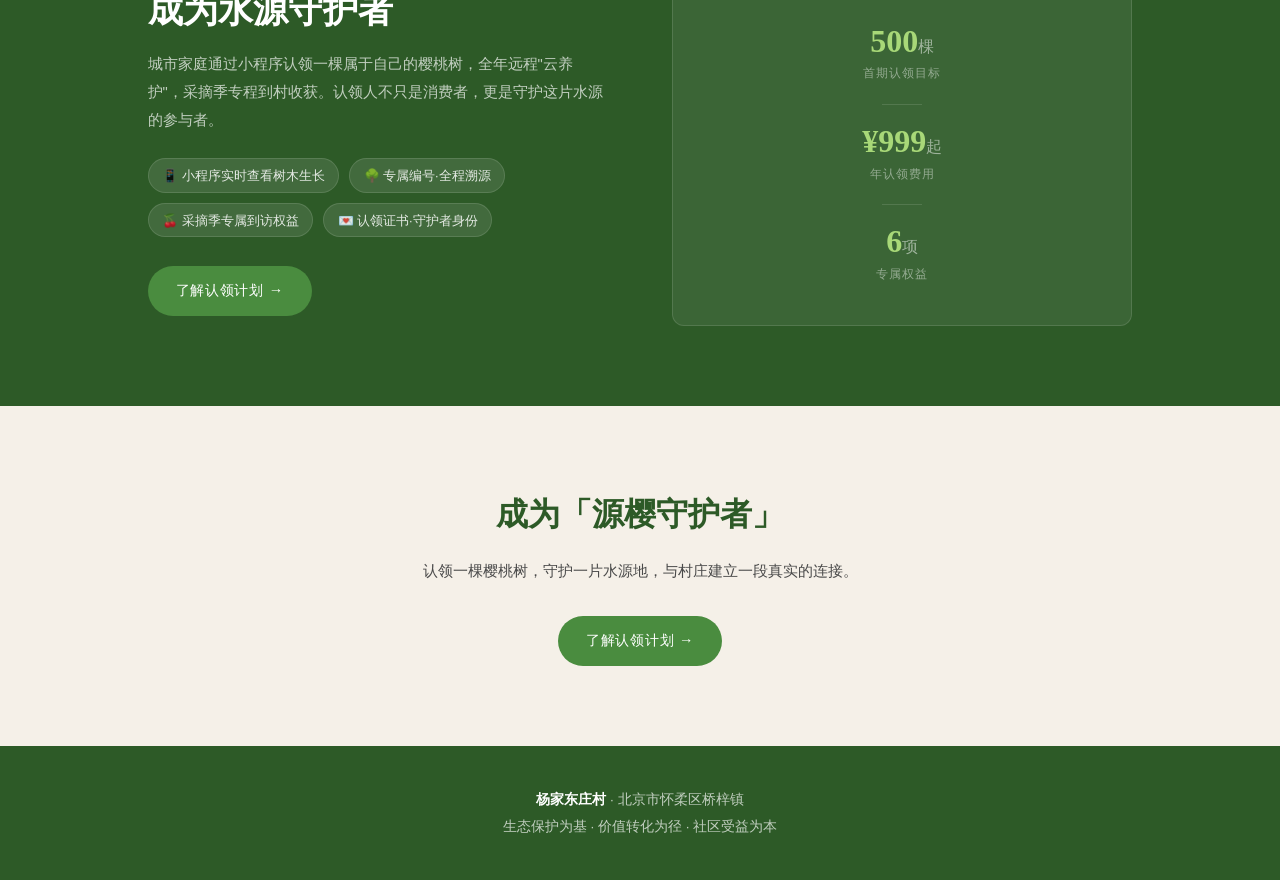
<file: solution.html>
<!DOCTYPE html>
<html lang="zh-CN">
<head>
  <meta charset="UTF-8">
  <meta name="viewport" content="width=device-width, initial-scale=1.0">
  <title>三大方向 — 杨家东庄村</title>
  <link rel="stylesheet" href="css/style.css">
  <style>
    /* ===== 页面 Hero ===== */
    .page-hero {
      background: linear-gradient(160deg, #1a3d16 0%, #2d5a27 50%, #4a8c3f 100%);
      padding: 140px 5% 80px;
      position: relative;
      overflow: hidden;
    }

    .page-hero::after {
      content: '';
      position: absolute;
      bottom: -2px; left: 0; right: 0;
      height: 60px;
      background: var(--cream);
      clip-path: ellipse(55% 100% at 50% 100%);
    }

    .page-hero-inner {
      max-width: 1100px;
      margin: 0 auto;
      position: relative;
      z-index: 1;
    }

    .page-hero .section-label { color: #a8d878; }
    .page-hero .section-title { color: var(--white); font-size: clamp(2rem, 4vw, 3rem); }
    .page-hero .section-subtitle { color: rgba(255,255,255,0.7); max-width: 600px; }

    /* ===== 认领计划亮点 ===== */
    .adopt-highlight {
      background: var(--green-dark);
      padding: 80px 5%;
    }

    .adopt-inner {
      display: grid;
      grid-template-columns: 1fr 1fr;
      gap: 4rem;
      align-items: center;
      max-width: 1100px;
      margin: 0 auto;
    }

    .adopt-text .section-label { color: #a8d878; }

    .adopt-text h2 {
      font-family: var(--font-title);
      font-size: clamp(1.6rem, 3vw, 2.2rem);
      color: var(--white);
      line-height: 1.35;
      margin: 0.5rem 0 1rem;
    }

    .adopt-text > p {
      font-size: 0.92rem;
      color: rgba(255,255,255,0.7);
      line-height: 1.9;
      margin-bottom: 1.5rem;
    }

    .adopt-tags {
      display: flex;
      flex-wrap: wrap;
      gap: 0.6rem;
    }

    .adopt-tags span {
      font-size: 0.8rem;
      background: rgba(255,255,255,0.1);
      color: rgba(255,255,255,0.85);
      border-radius: 20px;
      padding: 0.3rem 0.85rem;
      border: 1px solid rgba(255,255,255,0.12);
    }

    .adopt-visual-inner {
      background: rgba(255,255,255,0.07);
      border: 1px solid rgba(255,255,255,0.12);
      border-radius: var(--radius);
      padding: 2.5rem 2rem;
      text-align: center;
      display: flex;
      flex-direction: column;
      align-items: center;
      gap: 1.2rem;
    }

    .adopt-big-emoji { font-size: 3rem; }

    .adopt-stat { text-align: center; }

    .adopt-num {
      font-family: var(--font-title);
      font-size: 2rem;
      color: #a8d878;
      font-weight: 700;
      line-height: 1.1;
    }

    .adopt-num span {
      font-size: 1rem;
      color: rgba(255,255,255,0.5);
      font-weight: 400;
    }

    .adopt-label {
      font-size: 0.78rem;
      color: rgba(255,255,255,0.45);
      margin-top: 0.2rem;
      letter-spacing: 0.08em;
    }

    .adopt-divider {
      width: 40px;
      height: 1px;
      background: rgba(255,255,255,0.12);
    }

    @media (max-width: 768px) {
      .adopt-inner { grid-template-columns: 1fr; gap: 2rem; }
      .directions-grid { grid-template-columns: 1fr; }
    }

    /* ===== 三大业务方向 ===== */
    .directions-section {
      background: var(--cream);
      padding: 80px 5%;
    }

    .directions-grid {
      display: grid;
      grid-template-columns: repeat(3, 1fr);
      gap: 2rem;
      margin-top: 3rem;
    }

    .direction-card {
      border-radius: var(--radius);
      overflow: hidden;
      box-shadow: var(--shadow);
      transition: var(--transition);
    }

    .direction-card:hover {
      transform: translateY(-6px);
      box-shadow: 0 12px 40px rgba(44,90,39,0.15);
    }

    .direction-poster {
      width: 100%;
      aspect-ratio: 3 / 4;
      object-fit: cover;
      display: block;
      background: #e8f5e0;
    }

    /* 图片占位样式（图片未就绪时显示） */
    .direction-poster-placeholder {
      width: 100%;
      aspect-ratio: 3 / 4;
      display: flex;
      flex-direction: column;
      align-items: center;
      justify-content: center;
      gap: 0.8rem;
      font-size: 3rem;
    }

    .poster-ph-1 { background: linear-gradient(160deg, #fde8e6 0%, #f5c5b8 100%); }
    .poster-ph-2 { background: linear-gradient(160deg, #e8f5e0 0%, #b8dcaa 100%); }
    .poster-ph-3 { background: linear-gradient(160deg, #e0f0fe 0%, #b0d4f4 100%); }

    .direction-poster-placeholder span.ph-label {
      font-size: 0.85rem;
      color: rgba(44,90,39,0.5);
      font-family: var(--font-title);
      letter-spacing: 0.1em;
    }

    .direction-info {
      padding: 1.6rem 1.5rem 1.8rem;
    }

    .direction-tag {
      display: inline-block;
      font-size: 0.72rem;
      letter-spacing: 0.12em;
      color: var(--green-mid);
      background: #edf7e5;
      border-radius: 20px;
      padding: 0.2rem 0.7rem;
      margin-bottom: 0.7rem;
    }

    .direction-info h3 {
      font-family: var(--font-title);
      font-size: 1.15rem;
      color: var(--green-dark);
      margin-bottom: 0.6rem;
      line-height: 1.3;
    }

    .direction-info p {
      font-size: 0.88rem;
      color: var(--text-mid);
      line-height: 1.85;
    }

    /* ===== 响应式 ===== */
    @media (max-width: 768px) {
      .directions-grid { grid-template-columns: 1fr; }
    }

    /* ===== (保留原有模块卡片，供其他页面复用) ===== */
    .module-card {
      background: var(--cream);
      border-radius: var(--radius);
      padding: 1.8rem;
      border: 1px solid rgba(74,140,63,0.12);
    }

    .module-icon { font-size: 1.8rem; margin-bottom: 0.8rem; display: block; }

    .module-card h4 {
      font-family: var(--font-title);
      font-size: 0.95rem;
      color: var(--green-dark);
      margin-bottom: 0.6rem;
    }

    .module-features {
      list-style: none;
      display: flex;
      flex-direction: column;
      gap: 0.35rem;
    }

    .module-features li {
      font-size: 0.83rem;
      color: var(--text-mid);
      padding-left: 1rem;
      position: relative;
    }

    .module-features li::before {
      content: '·';
      position: absolute;
      left: 0;
      color: var(--green-mid);
      font-weight: 700;
    }

    /* ===== 财务总览 ===== */
    .financials { background: var(--green-dark); padding: 80px 5%; }

    .financials .section-label { color: #a8d878; }
    .financials .section-title { color: var(--white); }

    .finance-grid {
      display: grid;
      grid-template-columns: repeat(3, 1fr);
      gap: 1.5rem;
      margin-top: 3rem;
    }

    .finance-card {
      background: rgba(255,255,255,0.08);
      border: 1px solid rgba(255,255,255,0.12);
      border-radius: var(--radius);
      padding: 2rem;
      text-align: center;
    }

    .finance-year {
      font-size: 0.75rem;
      letter-spacing: 0.15em;
      color: rgba(255,255,255,0.5);
      margin-bottom: 0.5rem;
    }

    .finance-num {
      font-family: var(--font-title);
      font-size: 2.2rem;
      color: #a8d878;
      font-weight: 700;
      line-height: 1.2;
    }

    .finance-unit { font-size: 1rem; color: rgba(255,255,255,0.6); font-weight: 400; }
    .finance-desc { font-size: 0.82rem; color: rgba(255,255,255,0.5); margin-top: 0.3rem; }

    /* ===== 下一页引导 ===== */
    .next-page {
      background: var(--cream);
      text-align: center;
      padding: 80px 5%;
    }

    .next-page h2 {
      font-family: var(--font-title);
      font-size: clamp(1.5rem, 3vw, 2rem);
      color: var(--green-dark);
      margin-bottom: 0.8rem;
    }

    .next-page p {
      color: var(--text-mid);
      margin-bottom: 2rem;
      font-size: 0.95rem;
    }

    /* ===== 响应式 ===== */
    @media (max-width: 768px) {
      .pillars-row      { grid-template-columns: 1fr; }
      .measures-grid    { grid-template-columns: 1fr; }
      .season-grid      { grid-template-columns: repeat(2, 1fr); }
      .platform-modules { grid-template-columns: 1fr 1fr; }
      .finance-grid     { grid-template-columns: 1fr; }
      .income-bar       { flex-direction: column; gap: 1rem; }
      .income-divider   { width: 60px; height: 1px; }
    }
  </style>
</head>
<body>

  <!-- 导航栏 -->
  <nav>
    <a href="index.html" class="nav-logo">杨家东庄村</a>
    <ul class="nav-links">
      <li><a href="index.html">首页</a></li>
      <li><a href="about.html">关于村子</a></li>
      <li><a href="challenge.html">困境与选择</a></li>
      <li><a href="solution.html">三大方向</a></li>
      <li><a href="adopt.html">认领樱桃树</a></li>
      <li><a href="contact.html">联系我们</a></li>
    </ul>
    <button class="nav-toggle" aria-label="菜单">
      <span></span><span></span><span></span>
    </button>
  </nav>

  <!-- 页面 Hero -->
  <section class="page-hero">
    <div class="page-hero-inner">
      <p class="section-label fade-in">三大方向</p>
      <h1 class="section-title fade-in fade-in-delay-1">三大支柱，一个平台</h1>
      <p class="section-subtitle fade-in fade-in-delay-2">
        上游村的第一口水，是北京人的第一口水。<br>
        我们守护水源，也在这片约束中，走出一条真正属于这里的发展之路。
      </p>
    </div>
  </section>

  <!-- 三大业务方向 -->
  <section class="directions-section">
    <div class="container">
      <p class="section-label fade-in">我们的业务</p>
      <h2 class="section-title fade-in fade-in-delay-1">三大发展方向</h2>
      <p class="section-subtitle fade-in fade-in-delay-2">
        围绕村庄资源与生态禀赋，构建三条相互支撑的发展路径。
      </p>
      <div class="directions-grid">

        <!-- 方向一：樱桃全产业链 -->
        <div class="direction-card fade-in">
          <!-- 海报图片：替换 src 为实际路径，如 images/poster-cherry.jpg -->
          <!-- <img src="images/poster-cherry.jpg" alt="樱桃全产业链海报" class="direction-poster"> -->
          <div class="direction-poster-placeholder poster-ph-1">
            <span>🍒</span>
            <span class="ph-label">海报图片</span>
          </div>
          <div class="direction-info">
            <span class="direction-tag">支柱一</span>
            <h3>水源保护区·零污染樱桃</h3>
            <p>不用一滴化肥，不用一滴农药——这是保护区的约束，也是我们最真实的品质承诺。有机认证、城市家庭认领、精品礼盒，让每一颗樱桃都成为守护水源的见证。</p>
          </div>
        </div>

        <!-- 方向二：林下生态经济 -->
        <div class="direction-card fade-in fade-in-delay-1">
          <!-- <img src="images/poster-forest.jpg" alt="林下生态经济海报" class="direction-poster"> -->
          <div class="direction-poster-placeholder poster-ph-2">
            <span>🌿</span>
            <span class="ph-label">海报图片</span>
          </div>
          <div class="direction-info">
            <span class="direction-tag">支柱二</span>
            <h3>林下生态经济</h3>
            <p>蜜蜂在樱桃花间授粉，中草药在树荫下悄悄生长，菌菇点缀着每一段安静的秋冬。林下的多元经济，让村庄不再只靠一季樱桃撑过全年。</p>
          </div>
        </div>

        <!-- 方向三：四季文旅体验 -->
        <div class="direction-card fade-in fade-in-delay-2">
          <!-- <img src="images/poster-travel.jpg" alt="四季文旅体验海报" class="direction-poster"> -->
          <div class="direction-poster-placeholder poster-ph-3">
            <span>🗺️</span>
            <span class="ph-label">海报图片</span>
          </div>
          <div class="direction-info">
            <span class="direction-tag">支柱三</span>
            <h3>四季文旅体验</h3>
            <p>水库边观候鸟栖息，天文台下仰望星空，研学营里亲手检测水质——这里不只有风景，每一次到访都是一堂关于自然与守护的真实课程。</p>
          </div>
        </div>

      </div>
    </div>
  </section>

  <!-- 认领计划亮点 -->
  <section class="adopt-highlight">
    <div class="container">
      <div class="adopt-inner fade-in">
        <div class="adopt-text">
          <p class="section-label">核心创新</p>
          <h2>认领一棵樱桃树<br>成为水源守护者</h2>
          <p>城市家庭通过小程序认领一棵属于自己的樱桃树，全年远程"云养护"，采摘季专程到村收获。认领人不只是消费者，更是守护这片水源的参与者。</p>
          <div class="adopt-tags">
            <span>📱 小程序实时查看树木生长</span>
            <span>🌳 专属编号·全程溯源</span>
            <span>🍒 采摘季专属到访权益</span>
            <span>💌 认领证书·守护者身份</span>
          </div>
          <a href="adopt.html" class="btn btn-primary" style="margin-top:1.8rem;display:inline-block;">了解认领计划 →</a>
        </div>
        <div class="adopt-visual fade-in fade-in-delay-1">
          <div class="adopt-visual-inner">
            <span class="adopt-big-emoji">🌳</span>
            <div class="adopt-stat">
              <div class="adopt-num">500<span>棵</span></div>
              <div class="adopt-label">首期认领目标</div>
            </div>
            <div class="adopt-divider"></div>
            <div class="adopt-stat">
              <div class="adopt-num">¥999<span>起</span></div>
              <div class="adopt-label">年认领费用</div>
            </div>
            <div class="adopt-divider"></div>
            <div class="adopt-stat">
              <div class="adopt-num">6<span>项</span></div>
              <div class="adopt-label">专属权益</div>
            </div>
          </div>
        </div>
      </div>
    </div>
  </section>

  <!-- 下一页引导 -->
  <section class="next-page">
    <div class="container">
      <h2 class="fade-in">成为「源樱守护者」</h2>
      <p class="fade-in fade-in-delay-1">认领一棵樱桃树，守护一片水源地，与村庄建立一段真实的连接。</p>
      <a href="adopt.html" class="btn btn-primary fade-in fade-in-delay-2">了解认领计划 →</a>
    </div>
  </section>

  <!-- 页脚 -->
  <footer>
    <strong>杨家东庄村</strong> · 北京市怀柔区桥梓镇<br>
    生态保护为基 · 价值转化为径 · 社区受益为本
  </footer>

  <script src="js/main.js"></script>
</body>
</html>
</file>
<file: css/style.css>
/* ===== 全局变量 ===== */
:root {
  --green-dark: #2d5a27;
  --green-mid: #4a8c3f;
  --green-light: #7ab648;
  --cream: #f5f0e8;
  --earth: #8b6914;
  --text-dark: #1a1a1a;
  --text-mid: #4a4a4a;
  --text-light: #888888;
  --white: #ffffff;

  --font-title: 'Noto Serif SC', serif;
  --font-body: 'Noto Sans SC', sans-serif;

  --shadow: 0 4px 20px rgba(0,0,0,0.08);
  --radius: 12px;
  --transition: all 0.3s ease;
}

/* ===== 重置 ===== */
* {
  margin: 0;
  padding: 0;
  box-sizing: border-box;
}

html {
  scroll-behavior: smooth;
}

body {
  font-family: var(--font-body);
  color: var(--text-dark);
  background-color: var(--cream);
  line-height: 1.8;
}

/* ===== 字体引入（Google Fonts）===== */
@import url('https://fonts.googleapis.com/css2?family=Noto+Serif+SC:wght@400;600;700&family=Noto+Sans+SC:wght@300;400;500&display=swap');

/* ===== 导航栏 ===== */
nav {
  position: fixed;
  top: 0;
  left: 0;
  width: 100%;
  z-index: 1000;
  background: rgba(245, 240, 232, 0.92);
  backdrop-filter: blur(10px);
  border-bottom: 1px solid rgba(74, 140, 63, 0.15);
  padding: 0 5%;
  height: 64px;
  display: flex;
  align-items: center;
  justify-content: space-between;
  transition: var(--transition);
}

nav.scrolled {
  background: rgba(245, 240, 232, 0.98);
  box-shadow: var(--shadow);
}

.nav-logo {
  font-family: var(--font-title);
  font-size: 1.1rem;
  font-weight: 700;
  color: var(--green-dark);
  text-decoration: none;
  letter-spacing: 0.05em;
}

.nav-links {
  display: flex;
  gap: 2rem;
  list-style: none;
}

.nav-links a {
  text-decoration: none;
  font-size: 0.9rem;
  color: var(--text-mid);
  font-weight: 400;
  letter-spacing: 0.05em;
  padding-bottom: 3px;
  border-bottom: 2px solid transparent;
  transition: var(--transition);
}

.nav-links a:hover,
.nav-links a.active {
  color: var(--green-mid);
  border-bottom-color: var(--green-light);
}

/* 汉堡菜单（手机用）*/
.nav-toggle {
  display: none;
  flex-direction: column;
  gap: 5px;
  cursor: pointer;
  background: none;
  border: none;
  padding: 4px;
}

.nav-toggle span {
  display: block;
  width: 24px;
  height: 2px;
  background: var(--green-dark);
  transition: var(--transition);
}

/* ===== 通用容器 ===== */
.container {
  max-width: 1100px;
  margin: 0 auto;
  padding: 0 5%;
}

/* ===== 通用 Section ===== */
section {
  padding: 80px 0;
}

/* ===== 通用标题 ===== */
.section-label {
  font-size: 0.75rem;
  letter-spacing: 0.2em;
  text-transform: uppercase;
  color: var(--green-mid);
  font-weight: 500;
  margin-bottom: 0.6rem;
}

.section-title {
  font-family: var(--font-title);
  font-size: clamp(1.6rem, 3vw, 2.2rem);
  color: var(--green-dark);
  line-height: 1.4;
  margin-bottom: 1rem;
}

.section-subtitle {
  font-size: 1rem;
  color: var(--text-mid);
  max-width: 600px;
  line-height: 1.9;
}

/* ===== 按钮 ===== */
.btn {
  display: inline-block;
  padding: 12px 28px;
  border-radius: 40px;
  font-size: 0.9rem;
  font-weight: 500;
  letter-spacing: 0.05em;
  text-decoration: none;
  cursor: pointer;
  transition: var(--transition);
  border: none;
}

.btn-primary {
  background: var(--green-mid);
  color: var(--white);
}

.btn-primary:hover {
  background: var(--green-dark);
  transform: translateY(-2px);
  box-shadow: 0 6px 20px rgba(74, 140, 63, 0.3);
}

.btn-outline {
  background: transparent;
  color: var(--green-mid);
  border: 2px solid var(--green-mid);
}

.btn-outline:hover {
  background: var(--green-mid);
  color: var(--white);
  transform: translateY(-2px);
}

/* ===== 卡片 ===== */
.card {
  background: var(--white);
  border-radius: var(--radius);
  padding: 2rem;
  box-shadow: var(--shadow);
  transition: var(--transition);
}

.card:hover {
  transform: translateY(-4px);
  box-shadow: 0 12px 32px rgba(0,0,0,0.12);
}

/* ===== 页脚 ===== */
footer {
  background: var(--green-dark);
  color: rgba(255,255,255,0.7);
  text-align: center;
  padding: 2.5rem 5%;
  font-size: 0.85rem;
  line-height: 2;
}

footer a {
  color: var(--green-light);
  text-decoration: none;
}

footer strong {
  color: var(--white);
}

/* ===== 页面顶部留白（因为导航固定）===== */
.page-top {
  padding-top: 64px;
}

/* ===== 响应式（手机）===== */
@media (max-width: 768px) {
  .nav-links {
    display: none;
    flex-direction: column;
    position: absolute;
    top: 64px;
    left: 0;
    width: 100%;
    background: var(--cream);
    padding: 1rem 5% 2rem;
    border-bottom: 1px solid rgba(74,140,63,0.15);
    gap: 1.2rem;
  }

  .nav-links.open {
    display: flex;
  }

  .nav-toggle {
    display: flex;
  }

  section {
    padding: 60px 0;
  }
}

/* ===== 滚动入场动画 ===== */
.fade-in {
  opacity: 0;
  transform: translateY(24px);
  transition: opacity 0.6s ease, transform 0.6s ease;
}

.fade-in.visible {
  opacity: 1;
  transform: translateY(0);
}

.fade-in-delay-1 { transition-delay: 0.1s; }
.fade-in-delay-2 { transition-delay: 0.2s; }
.fade-in-delay-3 { transition-delay: 0.3s; }
</file>
